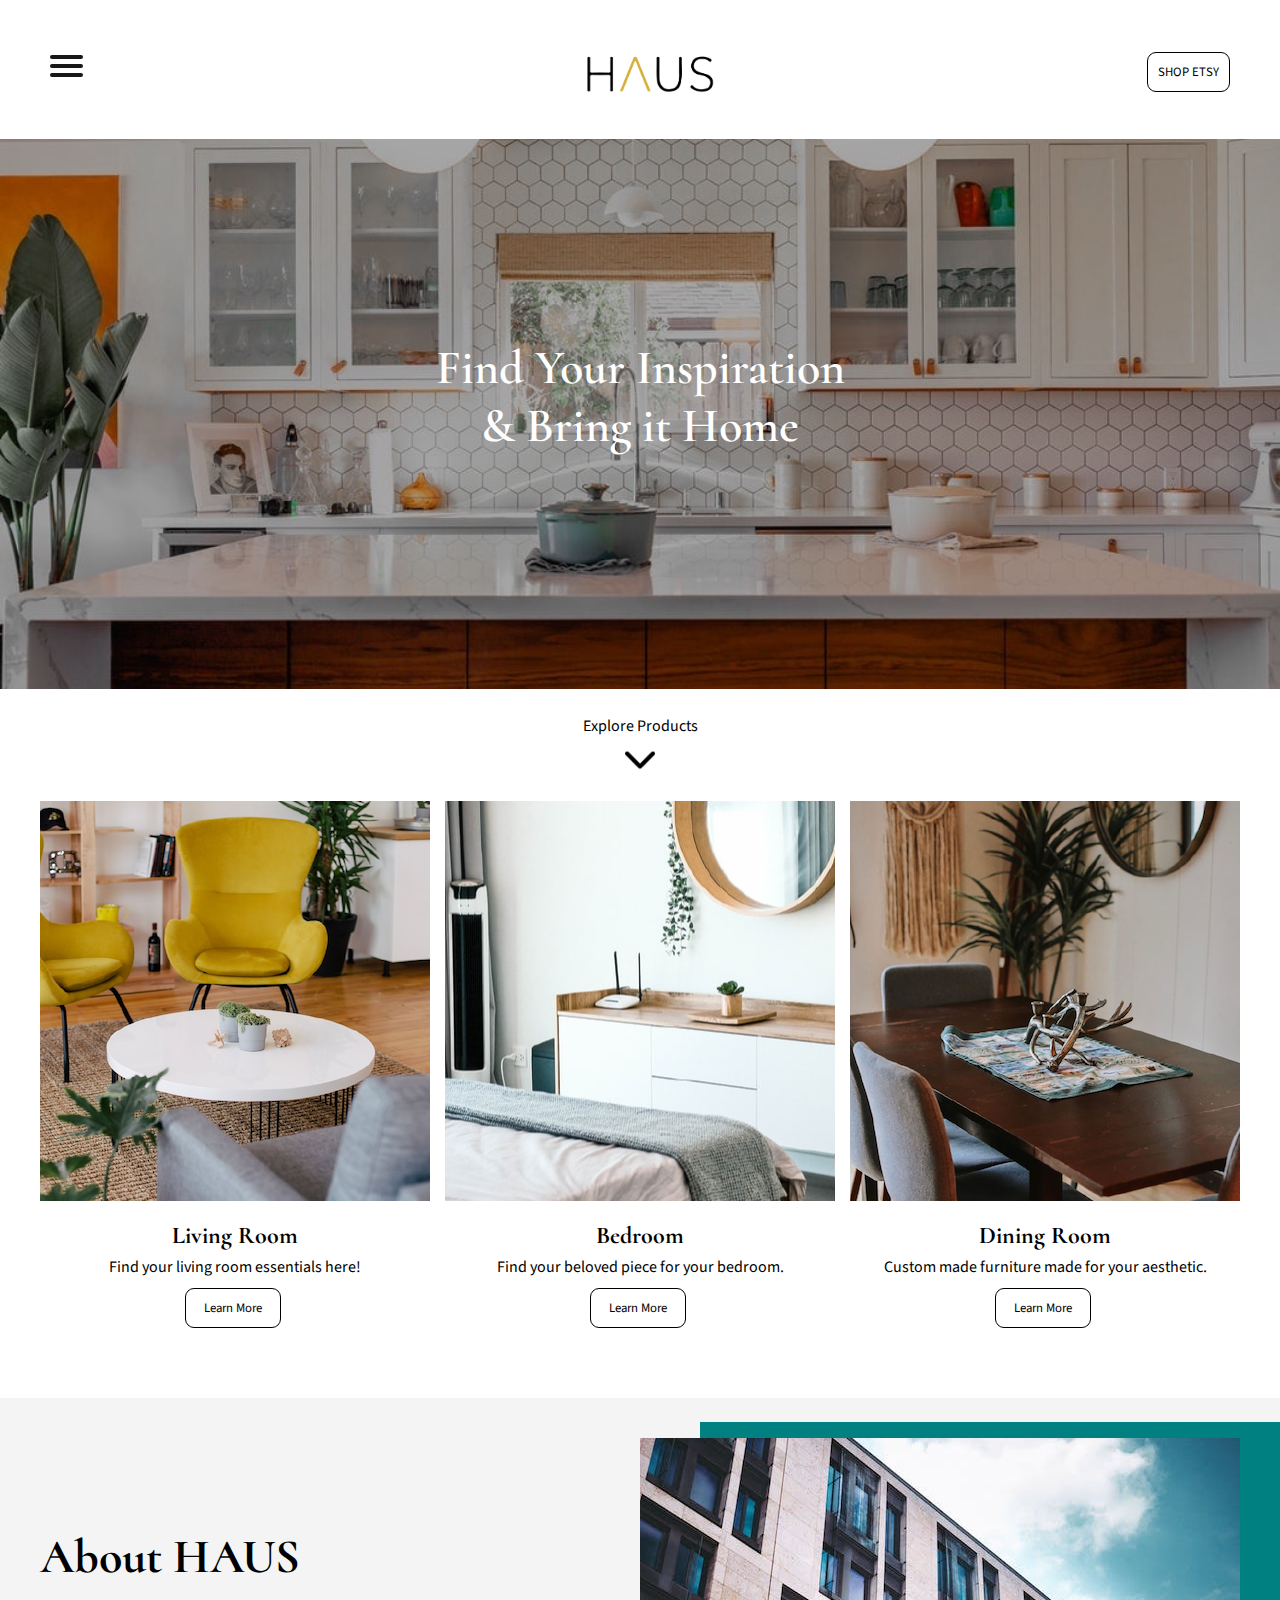
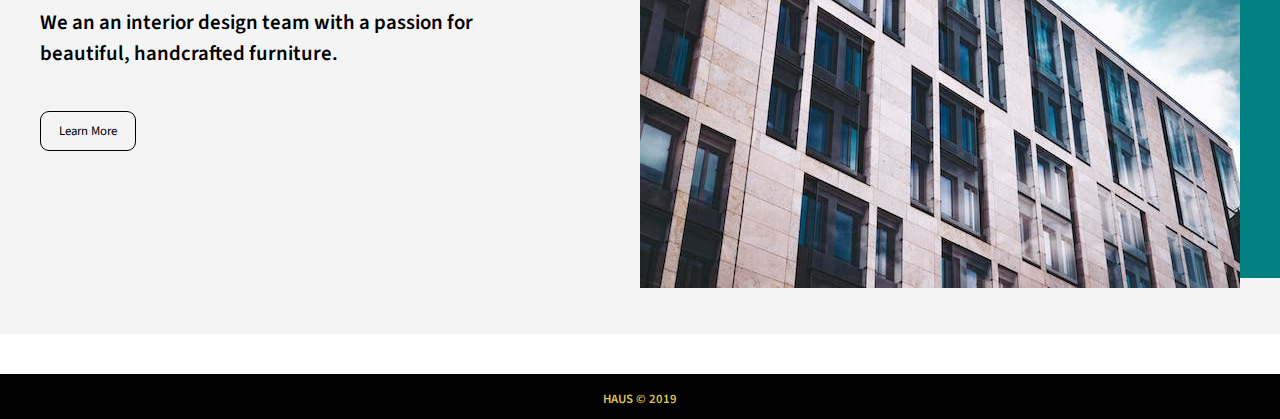
<file: index.html>
<!DOCTYPE html>
<html lang="en">
    <head>
        <title>HAUS</title>
        <link rel="stylesheet" type="text/css" href="styles.css">
        <link href="https://fonts.googleapis.com/css?family=Source+Sans+Pro&display=swap" rel="stylesheet">
        <link href="https://fonts.googleapis.com/css?family=Cormorant:700&display=swap" rel="stylesheet">
        <meta charset="utf-8">
        <meta name="keywords" content="HAUS, HTML5, CSS3, Web Publishing, ITP104, Interior Design, Custom Furniture">
        <meta name="description" content="We an interior design team with a passion for beautiful, handcrafted furniture.">
        <style>
            #menu {
                display: none;
            }
            /* Main styling */
            main {
                margin-top: 139px;
            }
            #main-image {
                background-image: url("images/kitchen2.jpeg");
                background-size: cover;
                background-position: center;
                height: 550px;
            }

            #main-image h1 {
                text-align: center;
                color: #fff;
                margin: 0px;
                font-size: 3em;
                /* text-shadow: 0 0 3px #212121;  */
                font-weight: 600;
            }

            .scroll {
                width: 200px;
                height: auto;
                margin-left: auto;
                margin-right: auto;
                text-align: center;
                margin-bottom: 20px;
            }

            .scroll img {
                width: 30px;
                height: auto;
                margin-left: auto;
                margin-right: auto;

            }

            .scroll-box p {
                margin-top: 25px;
                margin-bottom: 5px;
            }

            .scroll-box a {
                text-decoration: none;
                color: #000;
            }

            .scroll-box a:hover {
                color: #d4af37;
            }
            /* Styling of Product Section */
            #product-section{
                display: flex;
                width: 1200px;
                margin-left: auto;
                margin-right: auto;
                margin-bottom: 80px;
                justify-content: space-between;
            }
            .box1 {
                display: flex;
                flex-direction: column;
                width: 390px;
            }
            .box1 .img-box1 {
                background-image: url("images/livingroom.png");
                width: 390px;
                height: 400px;
                background-position: left;
            }

            .box1 .text-box1 h2 {
                margin-bottom: 5px;
                text-align: center;
            }
            .box1 .text-box1 p {
                margin-top: 0px;
                text-align: center;
            }

            .box2 {
                display: flex;
                flex-direction: column;
                width: 390px;

            }
            .box2 .img-box2 {
                background-image: url("images/bedroom.png");
                width: 390px;
                height: 400px;
                background-position: left;
            }
            .box2 .text-box2 h2 {
                margin-bottom: 5px;
                text-align: center;
            }
            .box2 .text-box2 p {
                margin-top: 0px;
                text-align: center;
            }

            .box3 {
                display: flex;
                flex-direction: column;
                width: 390px;

            }
            .box3 .img-box3 {
                background-image: url("images/table.png");
                width: 390px;
                height: 400px;
                background-position: left;
            }
            .box3 .text-box3 h2 {
                margin-bottom: 5px;
                text-align: center;
            }
            .box3 .text-box3 p {
                margin-top: 0px;
                text-align: center;
            }

            /* Styling for about section */
            .about {
                background-color: #f4f4f4;
                padding-top: 40px;
                padding-bottom: 40px;
                margin-top: 40px;
            }
            .about-box {
                display: flex;
                width: 1200px;
                margin-left: auto;
                margin-right: auto;
            }
            .about-text {
                width: 600px;
                height: auto;
                padding-top:50px;

            }
            .about-text h2 {
                font-size: 3em;
                margin-bottom: 0px;
            }
            .about-text p {
                font-size: 1.3em;
                margin-bottom: 50px;
                padding-right: 80px;
                line-height: 1.5;
                font-weight: 600;
            }
            .about-text a {
                margin-top: 50px;
                padding: 10px 18px;
                border: 1.2px solid #000;
                border-radius: 9px;
                text-decoration: none;
                font-size: .8em;
            }

            .about-text a:link {
                text-decoration: none;
                color: #000;
            }

            .about-text a:visited {
                text-decoration: none;
                color: #000;
            }
            .about-text a:hover {
                color: #d4af37;
            }

            .about-img {
                width: 600px;
                height: auto;
                box-shadow: 60px -16px #008080;
            }
            .btn {
                width: 100px;
                margin-left: auto;
                margin-right: auto;
            }
            a.product-btn  {
                margin-top: 50px;
                padding: 10px 18px;
                border: 1.2px solid #000;
                border-radius: 9px;
                text-decoration: none;
                font-size: .8em;
                text-align: center;
            }

            a.product-btn:link {
                text-decoration: none;
                color: #000;
            }
            a.product-btn:visited {
                text-decoration: none;
                color: #000;
            }
            a.product-btn:hover {
                color: #d4af37;
            }


        </style>

    </head>
    <body>
        <header>
            <nav> 
                <div id="menuToggle">
                    <input type="checkbox" />
                    <span></span>
                    <span></span>
                    <span></span>

                    <ul id="menu">
                        <li><a href="index.html">Home</a></li>
                        <li><a href="product-livingroom.html">Products</a></li>
                        <li><a href="about.html">About</a></li>
                        <li><a href="contact.html">Contact</a></li>
                    </ul>
                </div>
            </nav>

            <div class="logo">
                <a href="index.html"><img src="images/itp-logo.png" alt="logo"></a>
            </div>

            <div class="etsy">
                    <a class="etsy-btn" target="_blank" href="https://www.etsy.com/shop/ArtisanBornCreations?ref=simple-shop-header-name&listing_id=693794367&ga_search_query=modern%20furniture">SHOP ETSY</a>
            </div>
        </header>

        <main>
            <div id="main-image">
                    <h1 id="find">Find Your Inspiration</h1>
                    <h1>& Bring it Home</h1>
            </div>
            
            <div class="scroll-box"> 
                <div class="scroll"> 
                    <a href="#product-section"><p>Explore Products</p></a>
                    <a href="#product-section"><img src="images/arrow.png" alt="down arrow"></a>
                </div>
            </div>

            <!-- Product Section -->
            <div id="product-section">
                <div class="box1"> <!--ADD FLEX-->
                    <a href="product-livingroom.html"><div class="img-box1"></div></a><!--This div has a set width for the image-->
                    <div class="text-box1"><!--This div has width for text to live inside of it-->
                        <h2>Living Room</h2>
                        <p>Find your living room essentials here!</p>
                        <div class="btn">
                            <a class="product-btn" href="product-livingroom.html">Learn More</a>
                        </div>
                    </div><!--This div has width for text to live inside of it-->
                </div>

                <div class="box2">
                    <a href="product-bedroom.html"><div class="img-box2"></div></a> <!--This div has a set width for the image-->
                    <div class="text-box2"><!--This div has width for text to live inside of it-->
                        <h2>Bedroom</h2>
                        <p>Find your beloved piece for your bedroom.</p>
                        <div class="btn">
                            <a class="product-btn" href="product-bedroom.html">Learn More</a>
                        </div>
                    </div><!--This div has width for text to live inside of it-->

                </div>  

                <div class="box3">
                   <a href="product-diningroom.html"><div class="img-box3"></div></a><!--This div has a set width for the image-->
                    <div class="text-box3"><!--This div has width for text to live inside of it-->
                        <h2>Dining Room</h2>
                        <p>Custom made furniture made for your aesthetic.</p>
                        <div class="btn">
                            <a class="product-btn"  href="product-diningroom.html">Learn More</a>
                        </div>
                    </div><!--This div has width for text to live inside of it-->   
                </div>

            </div>
        </main>


        <section>
            <div class="about">
                <div class="about-box">
                    <div class="about-text">
                        <h2>About HAUS</h2>
                        <p>We an an interior design team with a passion for beautiful, handcrafted furniture. </p>
                        <a href="about.html">Learn More</a>
                    </div>

                    <div class="about-img"> 
                        <img src="images/about2.jpeg" alt="Our building">
                    </div>

                </div>

            </div>

        </section>

        <footer>
                <p>HAUS &copy; 2019</p>
        </footer>


    </body>
</html>
</file>
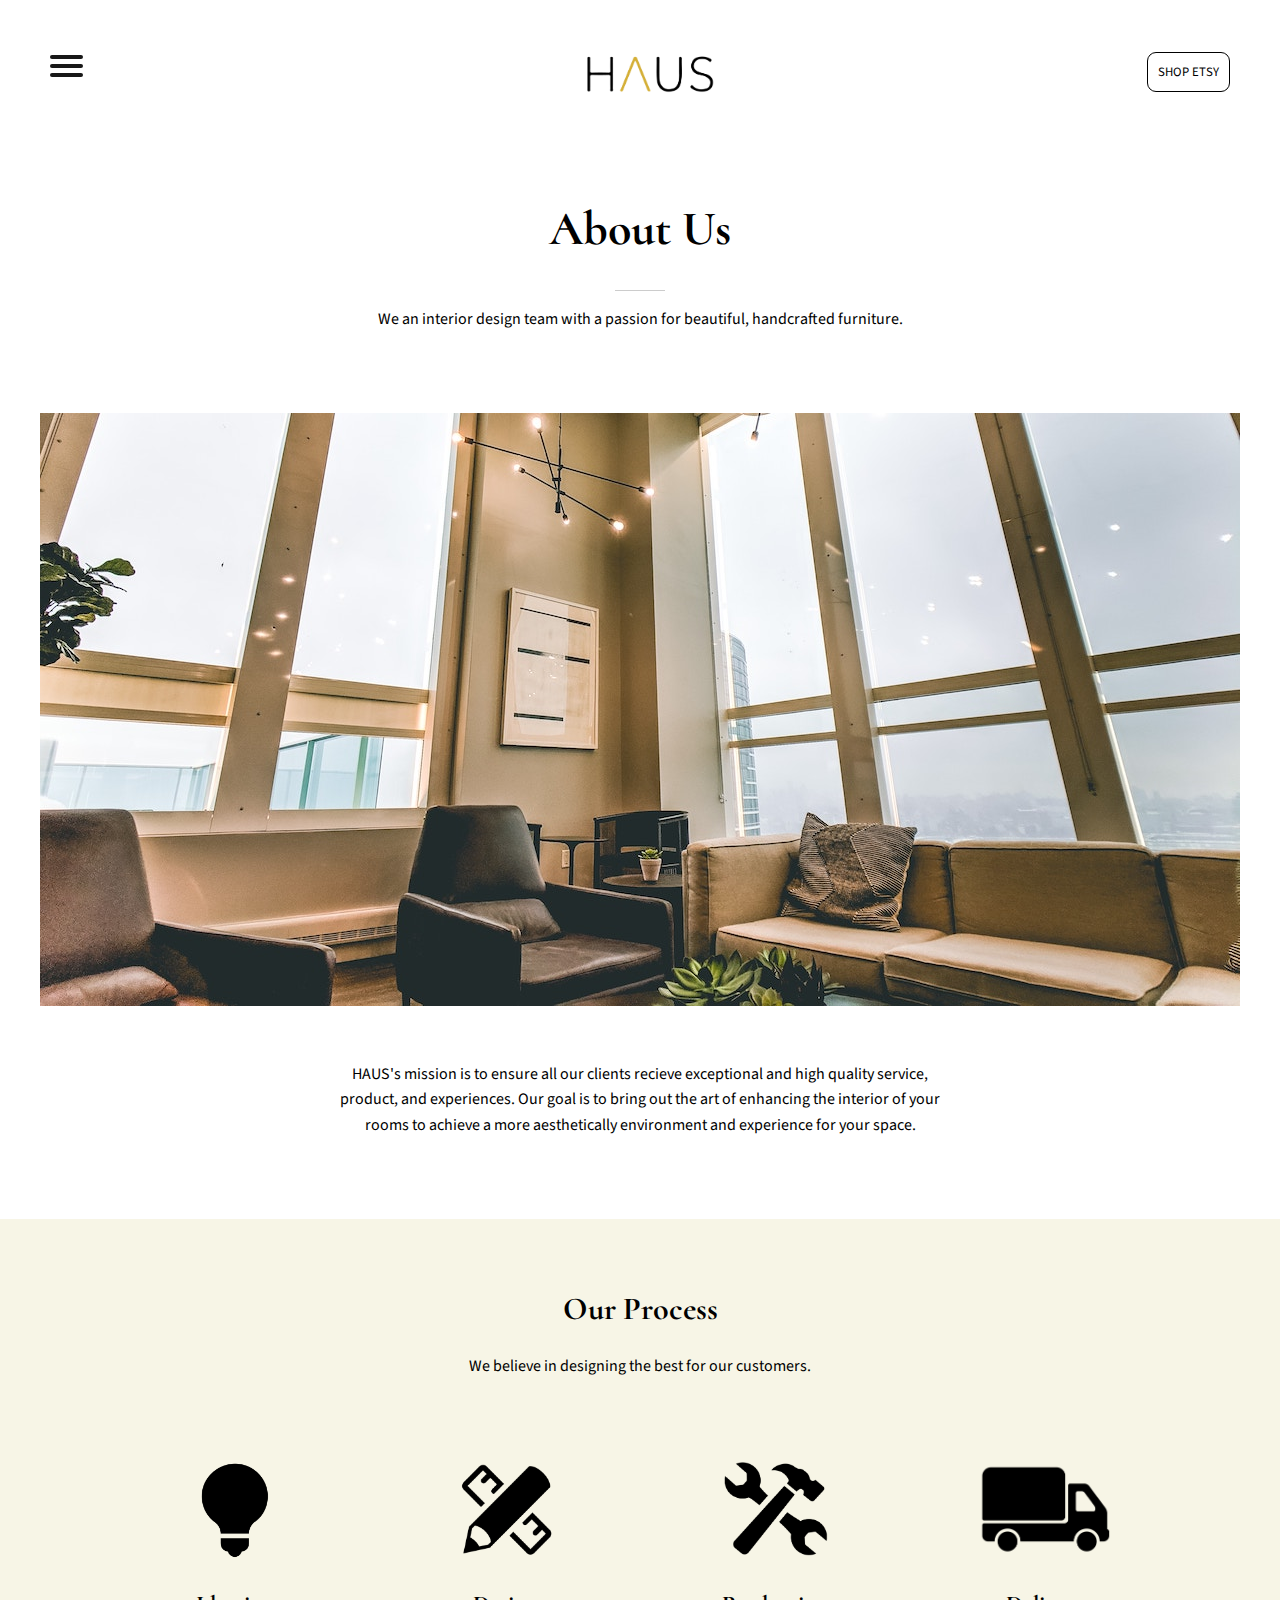
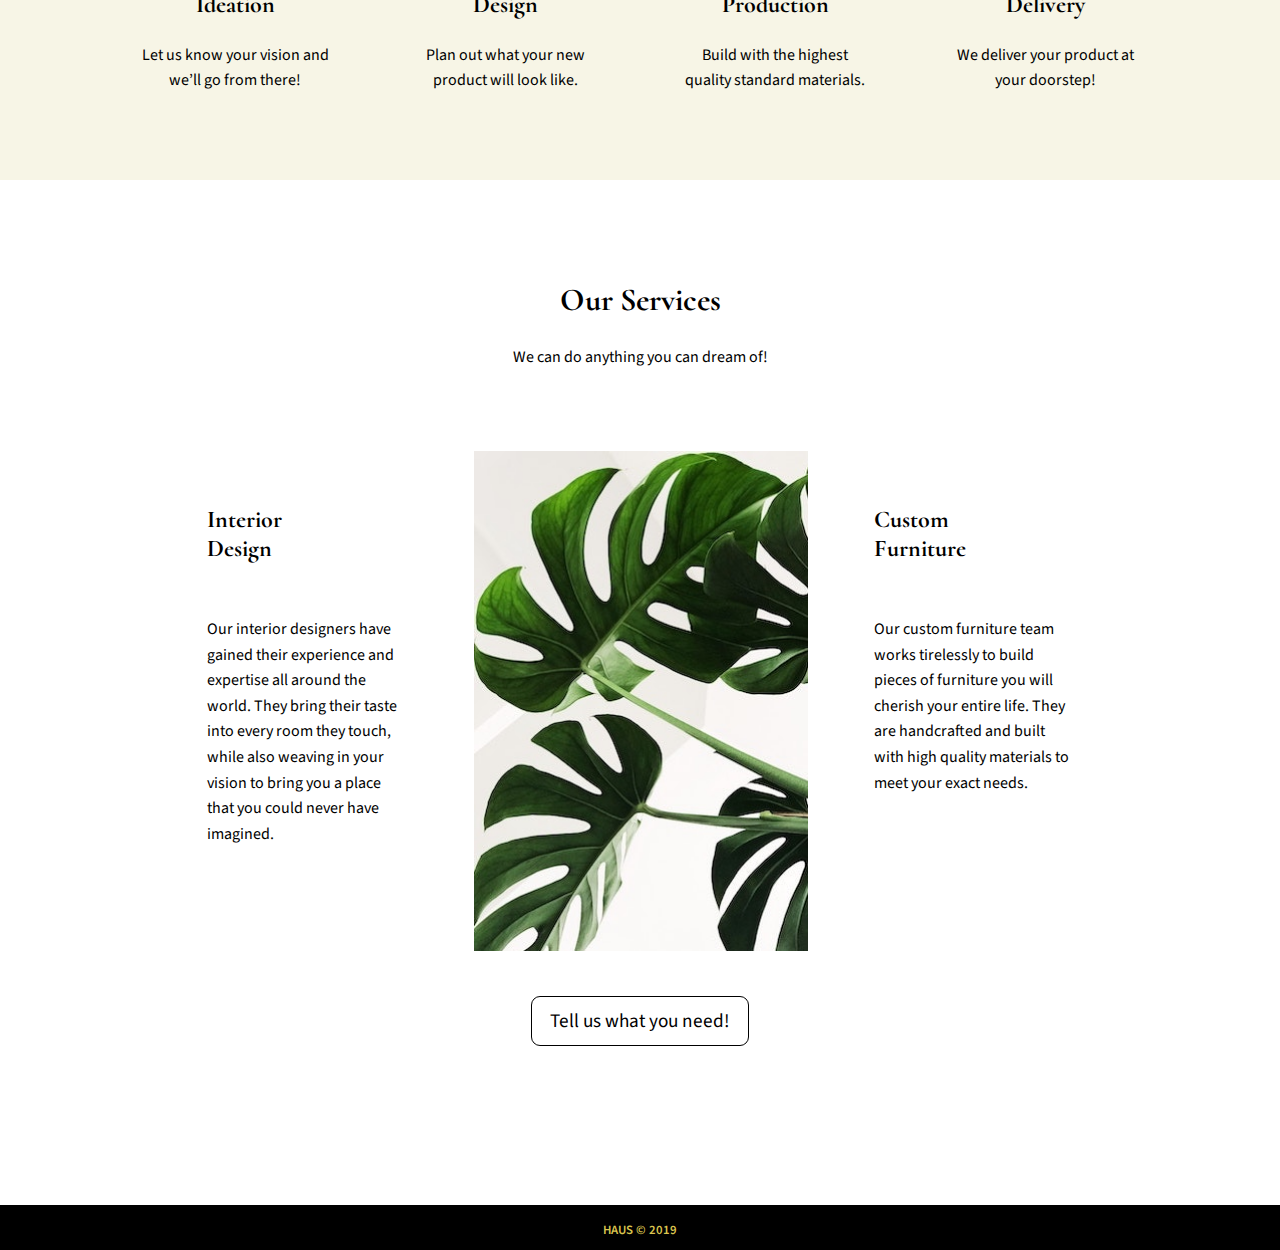
<file: about.html>
<!DOCTYPE html> 
<html lang="en">
    <head>
        <title>About</title>
        <link rel="stylesheet" type="text/css" href="styles.css">
        <link href="https://fonts.googleapis.com/css?family=Source+Sans+Pro&display=swap" rel="stylesheet">
        <link href="https://fonts.googleapis.com/css?family=Cormorant:700&display=swap" rel="stylesheet">
        <meta charset="utf-8">
        <meta name="keywords" content="HAUS, HTML5, CSS3, Web Publishing, ITP104, Interior Design, Custom Furniture">
        <meta name="description" content="We an interior design team with a passion for beautiful, handcrafted furniture.">
        <style>
            #menu {
                display: none;
            }
            h1 {
                font-size: 3em;
            }
            h2 {
                font-size: 2em;
            }
            h3 {
                font-size: 1.5em;
            }
            /* Main styling */
            main {
                width: 1200px;
                margin: 200px auto 50px auto;
            }
            .line {
                width: 50px;
                border-bottom: 1px solid #ccc;
                margin: 10px auto 10px auto;
            }
            .about-text {
                width: 600px;
                margin: 50px auto 80px auto;
                text-align: center;
            }
            #about-img {
                width: 1200px;
                margin-left: auto;
                margin-right: auto;
            }

            .process {
                background-color: #f7f5e6;
                padding-top: 20px;
                padding-bottom: 50px
            }
            .process-boxes {
                width: 1000px;
                margin: 20px auto;
                display: flex;
                justify-content: space-between;
                text-align: center;
            }

            .process-box {
                width: 190px;

            }

            .process-box img {
                height: 100px;
                width: auto;
            }
            .services {
                padding-top: 50px;
                padding-bottom: 50px;

            }
            .services-boxes {
                width: 1000px;
                margin: 20px auto 50px auto;
                display: flex;
                justify-content: space-between;

            }

            .service-box {
                width: 333px;
            }

            .service-box img {
                height: 500px;
                width: auto;
                margin-left: auto;
                margin-right: auto;
            }
            .service-box .extra{
                width: 200px;
                margin-left: auto;
                margin-right: auto;
                padding-top: 30px;
            }

            .services a {
                padding: 10px 18px;
                border: 1.2px solid #000;
                border-radius: 9px;
                text-decoration: none;
                font-size: 1.2em;
            }
            .services a:link {
                text-decoration: none;
                color: #000;
            }
            .services a:visited {
                text-decoration: none;
                color: #000;
            }
            .services a:hover {
                color: #000;
                background-color: #d4af37;
            }

            

        </style>
    </head> 

    <body>
        <header>
            <nav> 
                <div id="menuToggle">
                    <input type="checkbox" />
                    <span></span>
                    <span></span>
                    <span></span>

                    <ul id="menu">
                        <li><a href="index.html">Home</a></li>
                        <li><a href="product-livingroom.html">Products</a></li>
                        <li><a href="about.html">About</a></li>
                        <li><a href="contact.html">Contact</a></li>
                    </ul>
                </div>
            </nav>

            <div class="logo">
                <a href="index.html"><img src="images/itp-logo.png" alt="logo"></a>
            </div>

            <div class="etsy">
                <a class="etsy-btn" target="_blank" href="https://www.etsy.com/shop/ArtisanBornCreations?ref=simple-shop-header-name&listing_id=693794367&ga_search_query=modern%20furniture">SHOP ETSY</a>
            </div>
            </header>

            <main>
                <div class="about-text">
                    <h1>About Us</h1>
                    <div class="line"></div>
                    <p>We an interior design team with a passion for beautiful, handcrafted furniture.</p>
                </div>  
                <div id="about-img">
                    <img src="images/office.jpg" alt="Picture of an office space">
                </div>
                <div class="about-text">
                    <p> HAUS's mission is to ensure all our clients recieve exceptional and high quality service, product, and experiences. Our goal is to bring out the art of enhancing the interior of your rooms to achieve a more aesthetically environment and experience for your space.</p>
                </div>
            </main>

            <div class="process">
                <div class="about-text">
                    <h2>Our Process</h2>
                    <p>We believe in designing the best for our customers.</p>
                </div>
                <div class="process-boxes">
                    <div class="process-box">
                        <img src="images/icons/bulb.png" alt="created by The Noun Project">
                        <h3>Ideation</h3>
                        <p>Let us know your vision and we’ll go from there! </p>

                    </div>

                    <div class="process-box">
                        <img src="images/icons/design.png" alt="created by Mon Aguilar from The Noun Project">
                        <h3>Design</h3>
                        <p>Plan out what your new product will look like. </p>
                    </div>

                    <div class="process-box">
                        <img src="images/icons/tools.png" alt="created by  i cons from The Noun Project">
                        <h3>Production</h3>
                        <p>Build with the highest quality standard materials. </p>

                    </div>

                    <div class="process-box">
                        <img src="images/icons/truck.png" alt="created by David from The Noun Project">
                        <h3>Delivery</h3>
                        <p>We deliver your product at your doorstep! </p>

                    </div>

                </div>

            </div>

            <div class="services"> 
                    <div class="about-text">
                        <h2>Our Services</h2>
                        <p>We can do anything you can dream of!</p>

                    </div>

                    <div class="services-boxes">
                        <div class="service-box">
                            <h3 class="extra">Interior <br> Design</h3>
                            <p class="extra">Our interior designers have gained their experience and expertise all around the world. They bring their taste into every room they touch, while also weaving in your vision to bring you a place that you could never have imagined.  </p>


                        </div>

                        <div class="service-box">
                            <img src="images/plant2.jpg" alt="Picture of a green plant">

                        </div>

                        <div class="service-box">
                            <h3 class="extra">Custom <br> Furniture</h3>
                            <p class="extra">Our custom furniture team works tirelessly to build pieces of furniture you will cherish your entire life. They are handcrafted and built with high quality materials to meet your exact needs.</p>

                        </div>
                    </div>
                    <div class="about-text">
                        <a href="contact.html">Tell us what you need!</a>
                    </div>      
            </div>

            <footer>
                    <p>HAUS &copy; 2019</p>
            </footer>


    </body>


</html>
</file>
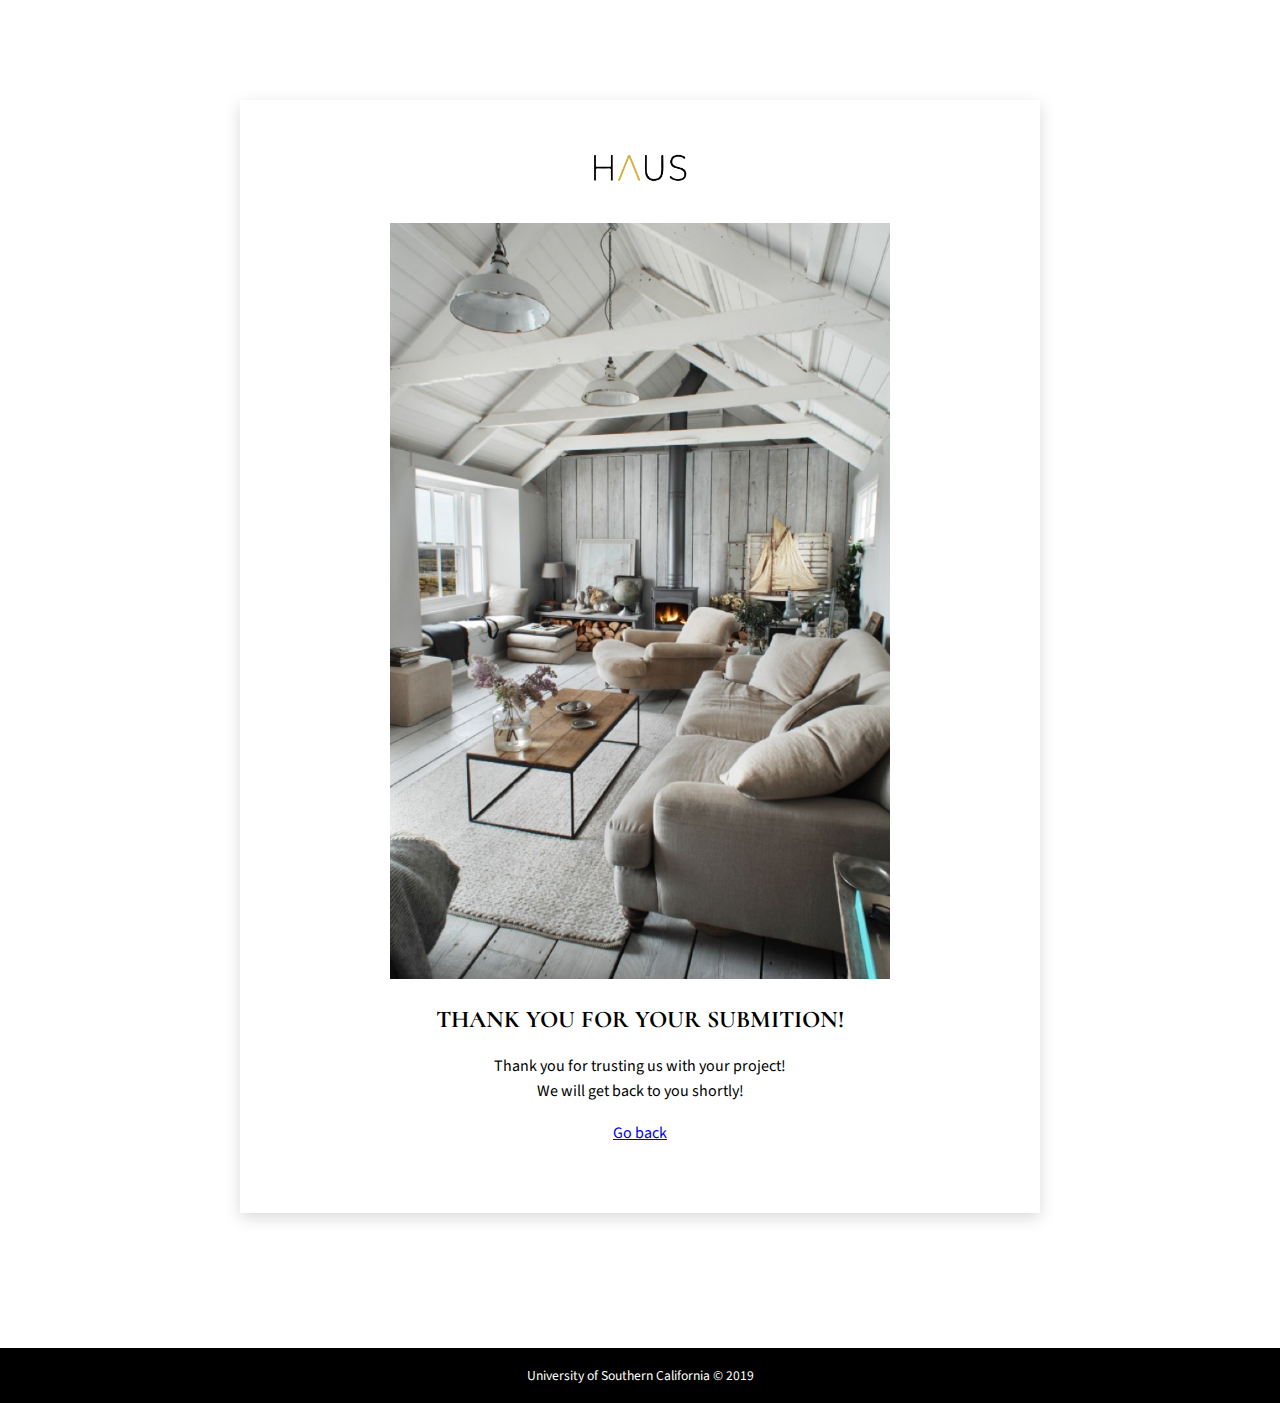
<file: confirmation.html>
<!DOCTYPE html>
<html lang="en">
    <head>
        <title>Confirmation</title>
        <link rel="stylesheet" type="text/css" href="styles.css">
        <link href="https://fonts.googleapis.com/css?family=Source+Sans+Pro&display=swap" rel="stylesheet">
        <link href="https://fonts.googleapis.com/css?family=Cormorant:700&display=swap" rel="stylesheet">
        <meta charset="utf-8">
        <meta name="keywords" content="HAUS, HTML5, CSS3, Web Publishing, ITP104, Interior Design, Custom Furniture">
        <meta name="description" content="We an interior design team with a passion for beautiful, handcrafted furniture.">
        <style>
            body {
                margin: 0px;
            }
            h1 {
                margin: 0px;
            }
            .logo {
                width: 100px;
                margin-left: auto;
                margin-right: auto;
            }
            .logo img {
                width: 100px;
                height: auto;
                margin-left: auto;
                margin-right: auto;
                margin-bottom: 30px;
            }
            main {
                box-shadow: 0px 5px 15px #dbdbdb;
                width: 800px;
                margin-left: auto;
                margin-right: auto;
                margin-top: 100px;
            }
            #main {
                width: 100%;
                text-align: center;
                margin-top: 20px;
                margin-bottom: 50px;
                padding-bottom: 50px;
            }
            #thanks {
                width: 500px;
                margin-left: auto;
                margin-right: auto;
            }
            #thanks img {
                width: 500px;
                height: auto;
            }
            #footer {
                background-color: #000;
                color: #fff;
                height: 55px;
                text-align: center;
                line-height: 55px;
                font-size: .85em;
                margin-top: 135px;
            }

        </style>
    </head>
    <body>
        <main>
            <div class="logo">
                <a href="index.html"><img src="images/itp-logo.png" alt="logo"></a>
            </div>

            <div id="thanks">
                <img src="images/contact/thanks.png" alt="Picture of a cozy livingroom with comfortable couches">
            </div>

            <div id="main">
                <h2>THANK YOU FOR YOUR SUBMITION!</h2>
                <p>Thank you for trusting us with your project! <br> We will get back to you shortly!</p>
                <p><a href="contact.html">Go back</a></p>
            </div>

        </main>
        <div id="footer">
            University of Southern California &copy; 2019
        </div>

    </body>
</html>
</file>
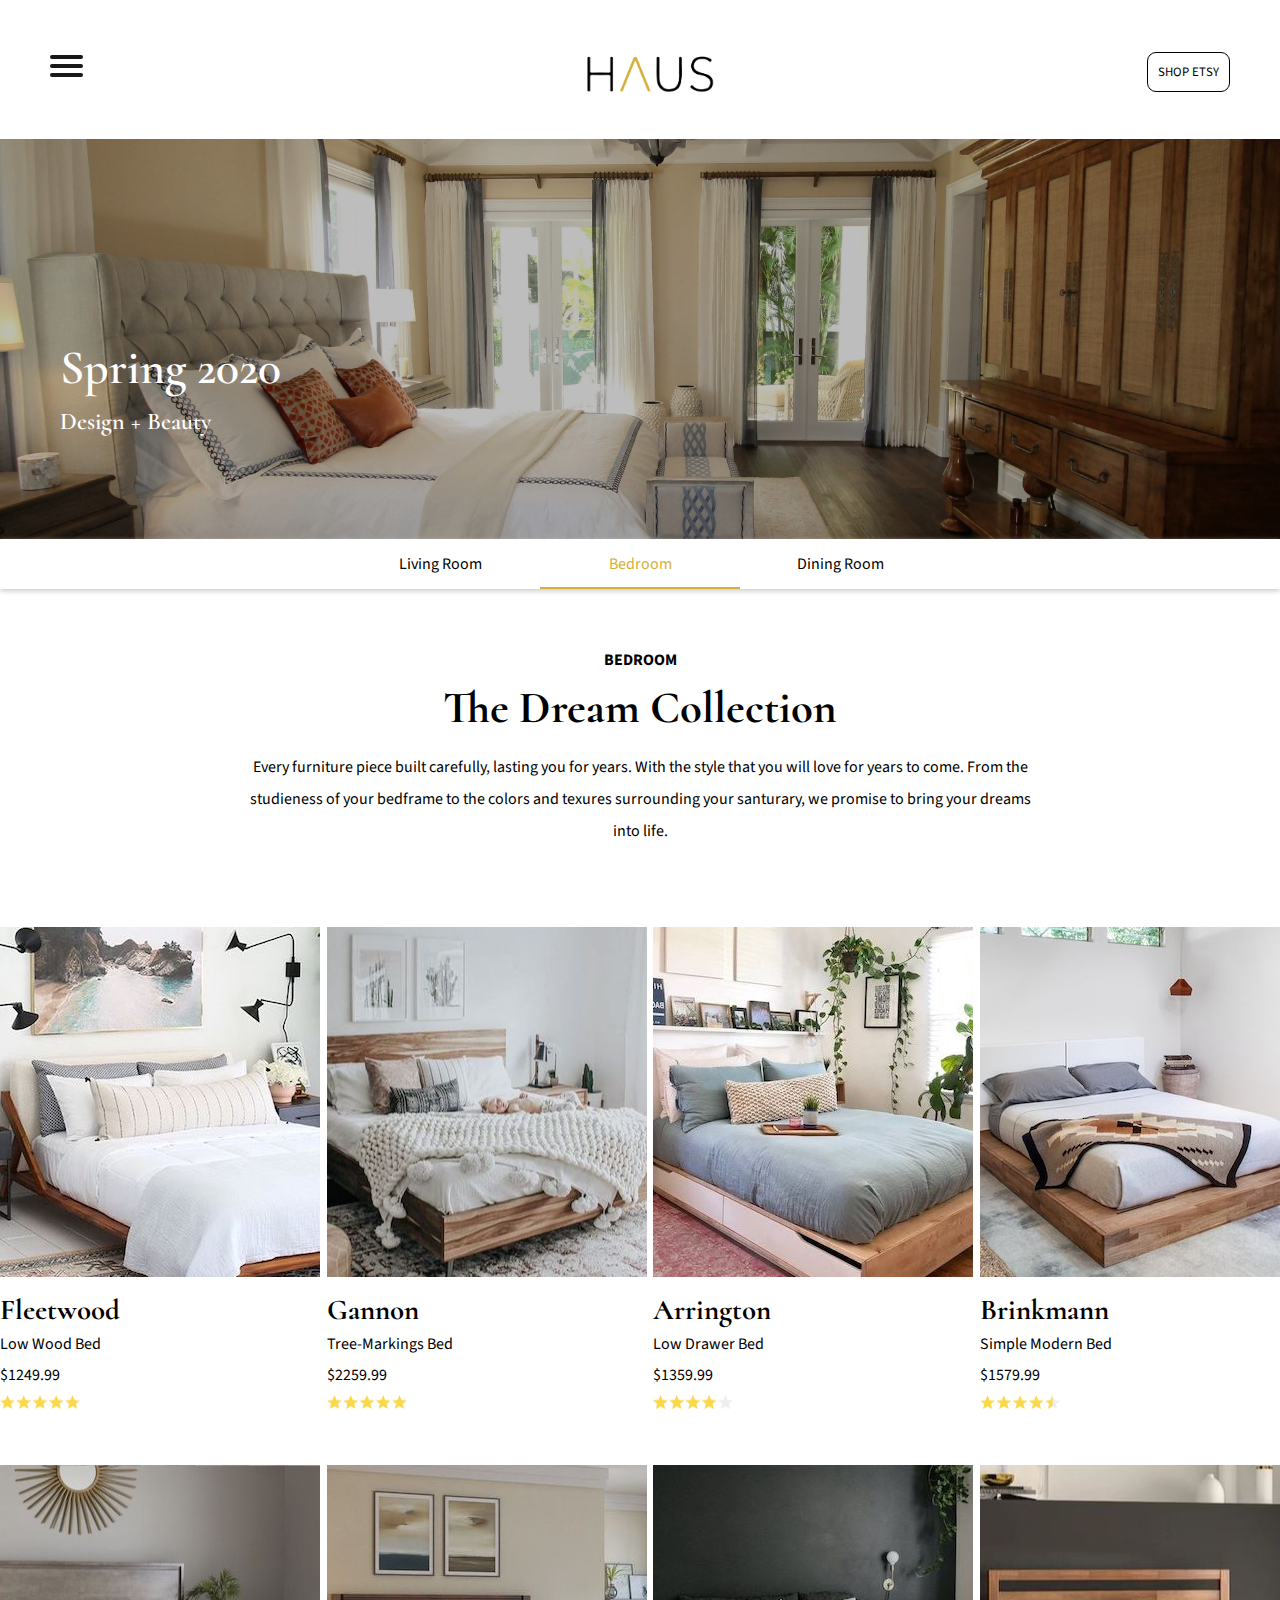
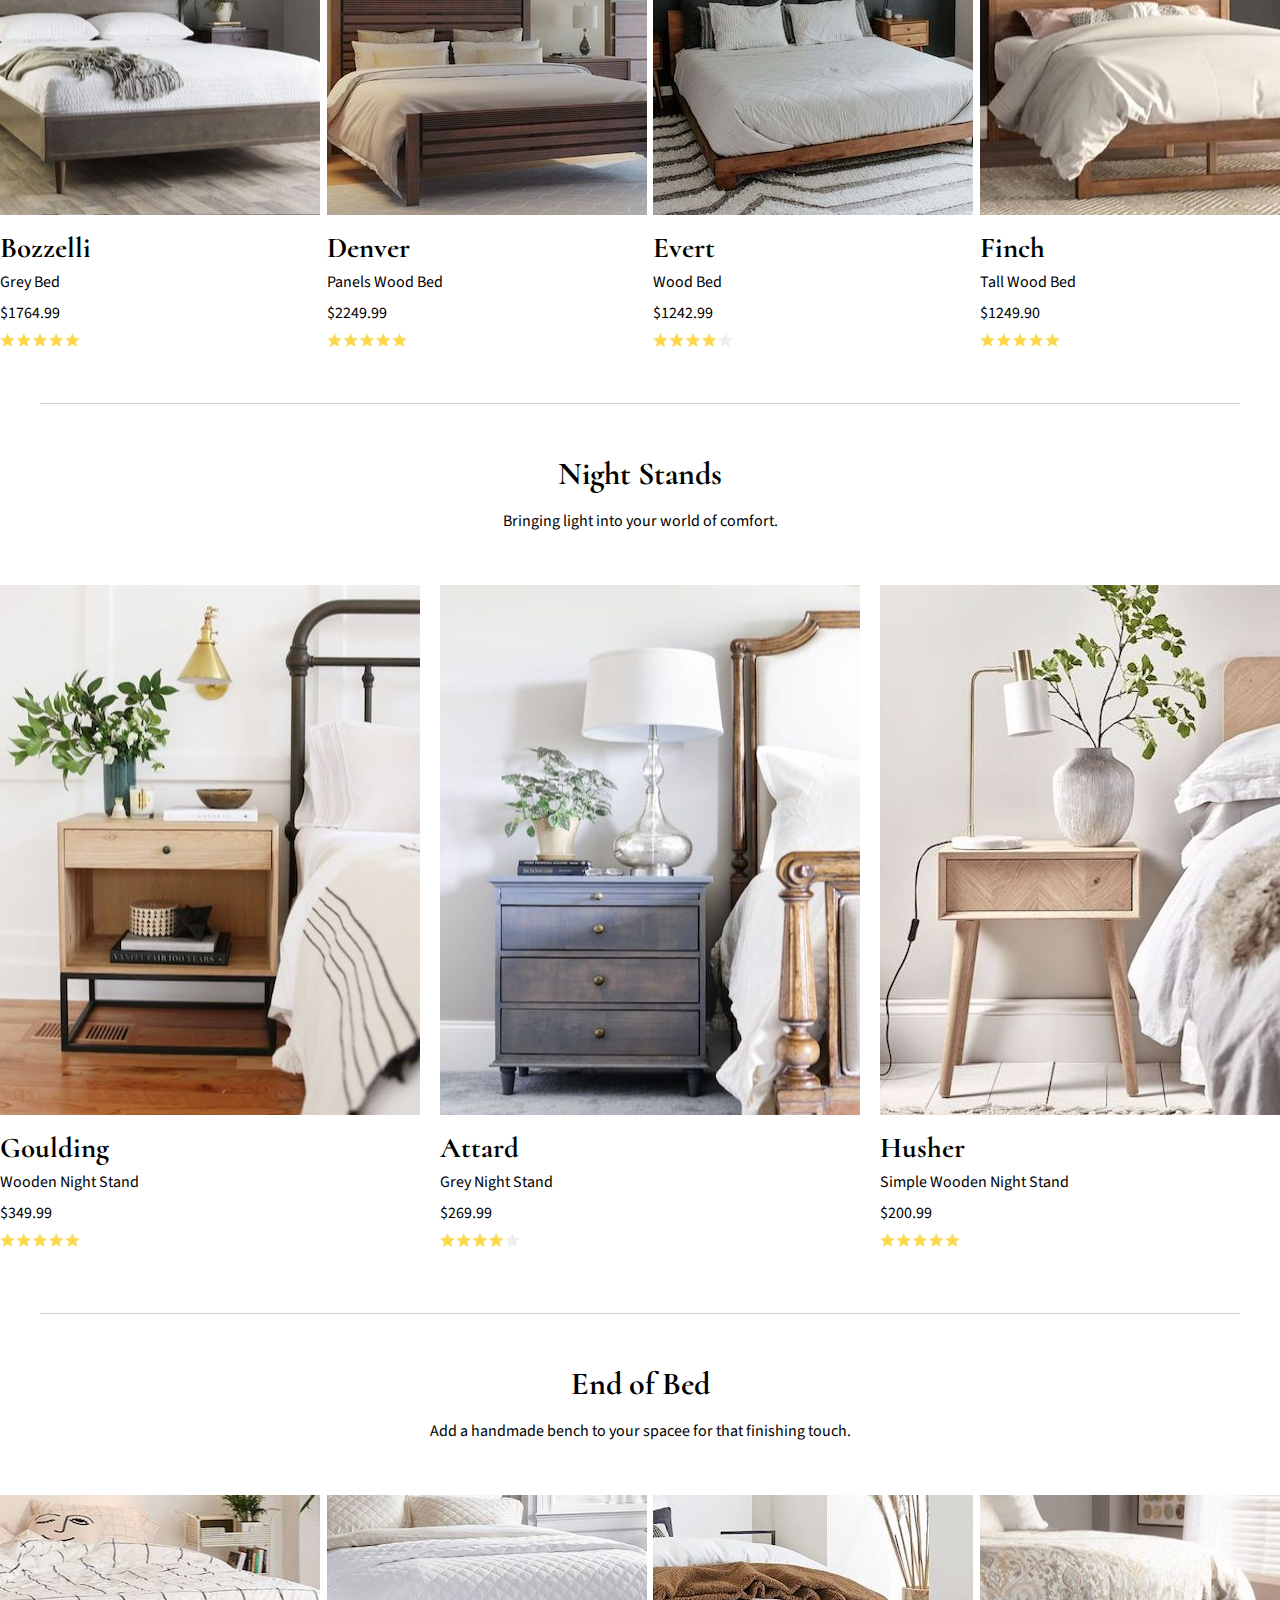
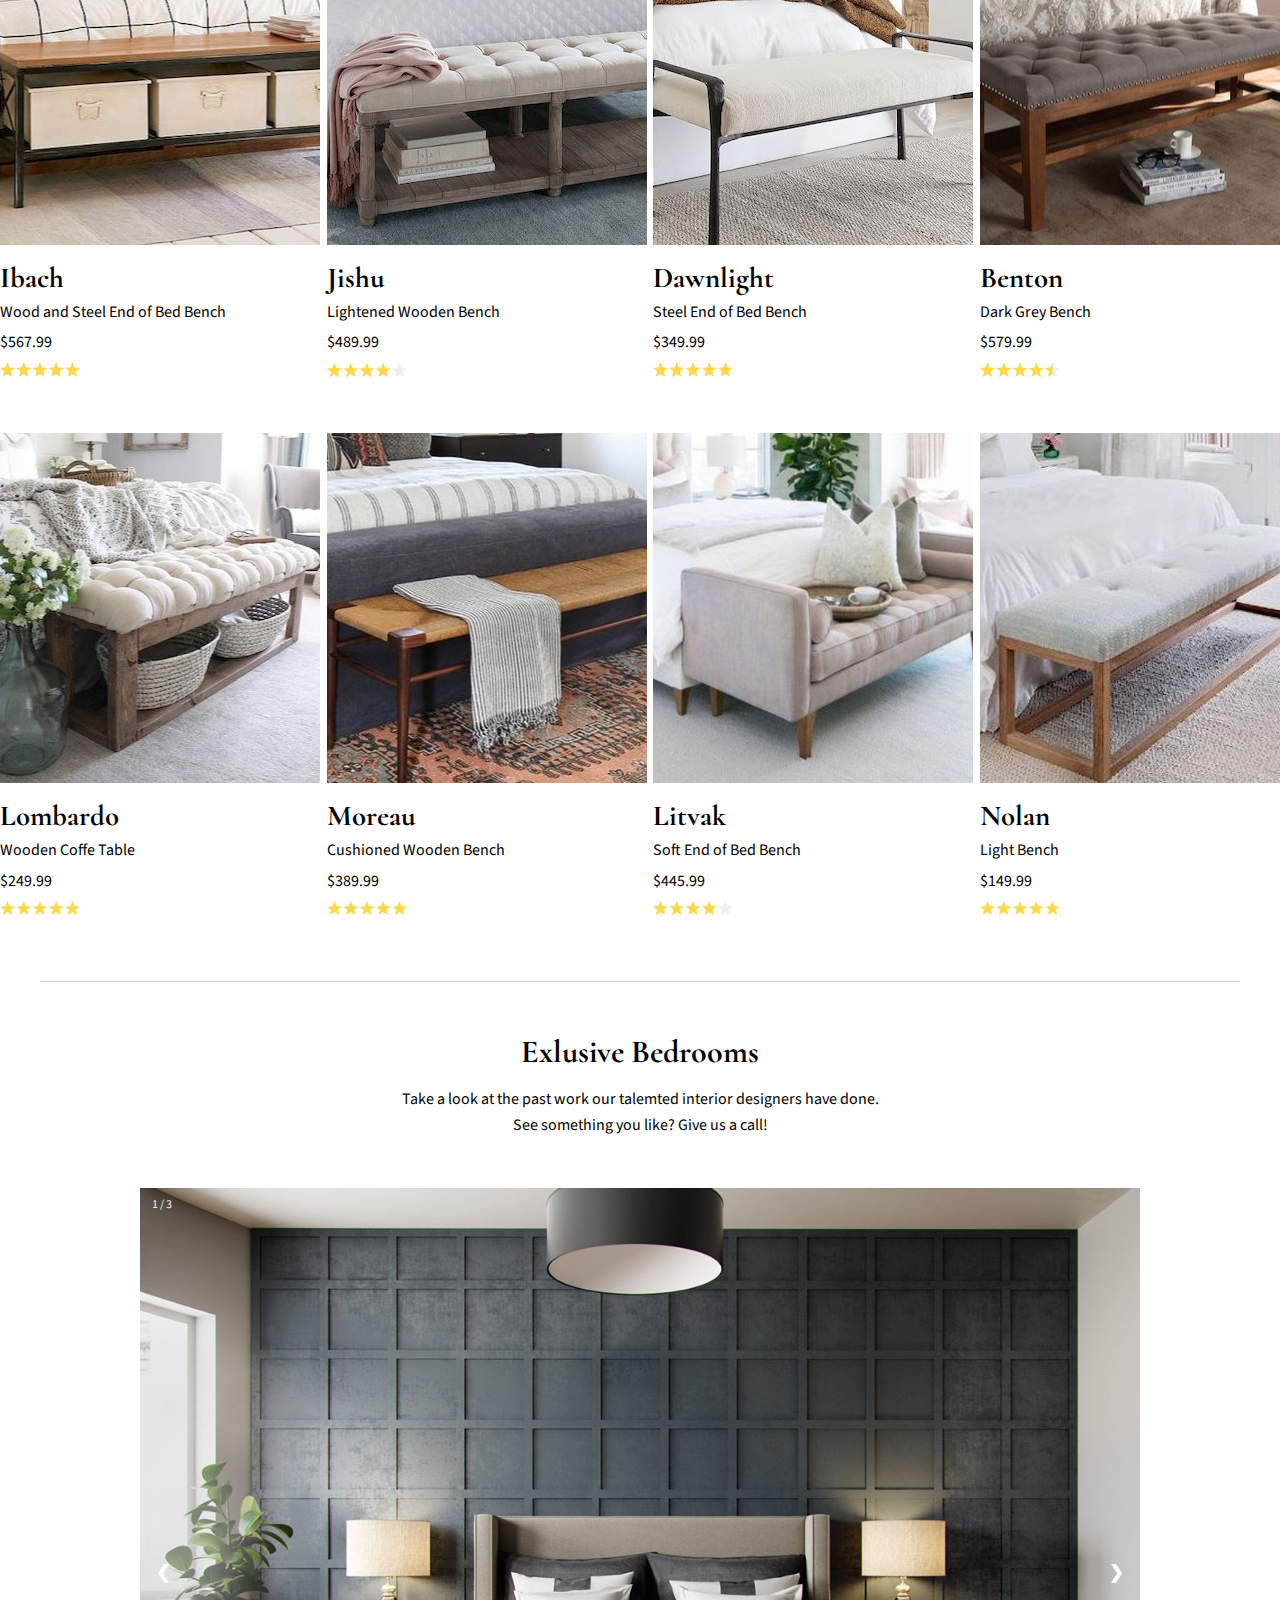
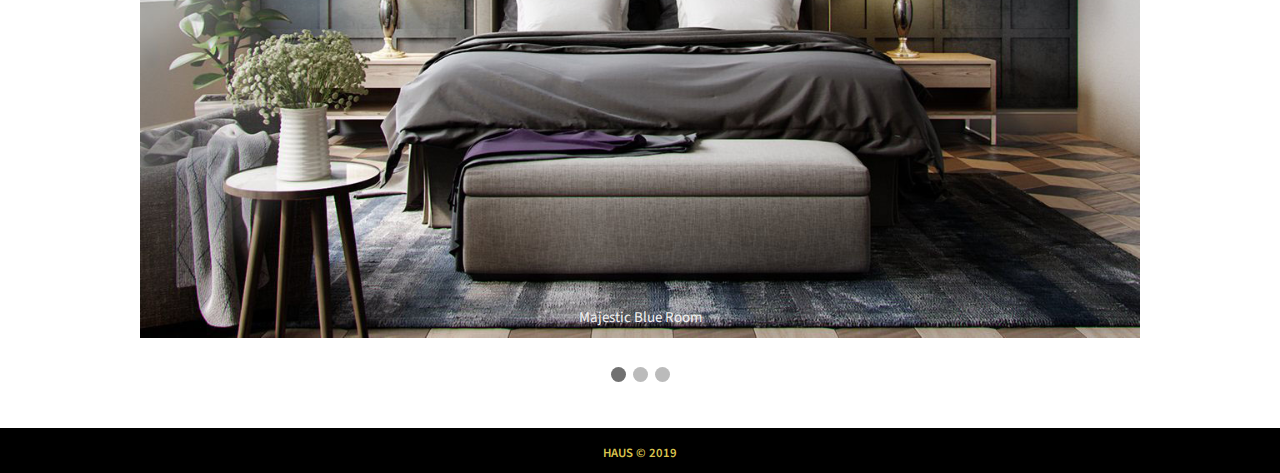
<file: product-bedroom.html>
<!DOCTYPE html> 
<html lang="en">
    <head>
        <title>Bedroom</title>
        <link rel="stylesheet" type="text/css" href="styles.css">
        <link href="https://fonts.googleapis.com/css?family=Source+Sans+Pro&display=swap" rel="stylesheet">
        <link href="https://fonts.googleapis.com/css?family=Cormorant:700&display=swap" rel="stylesheet">
        <meta charset="utf-8">
        <meta name="keywords" content="HAUS, HTML5, CSS3, Web Publishing, ITP104, Interior Design, Custom Furniture">
        <meta name="description" content="We an interior design team with a passion for beautiful, handcrafted furniture.">
        <style>
            #menu {
                display: none;
            }
            /* Main styling */
            main {
                margin-top: 139px;
            }
            #main-image {
                background-image: url("images/bed3.jpeg");
                background-size: cover;
                background-position: center;
                height: 400px;
            }

            #main-image h1 {
                color: #fff;
                font-size: 3em;
                /* text-shadow: 0 0 3px #212121;  */
                font-weight: 600;
                text-align: left;
                margin: 0px 0px 10px 60px;
                padding-top: 200px;
            }
            #main-image h2 {
                color: #fff;
                font-weight: 600;
                text-align: left;
                margin: 0px 0px 10px 60px;
            }

             /* Styling for the products menu */
             #nav #active {
                color: #d4af37;
                border-bottom: 2px solid #d4af37;
            }
            #navbar {
                box-shadow: 0px 2px 5px #ccc;
                margin-bottom: 20px;
            }
            #nav {
                width: 600px;
                margin-left: auto;
                margin-right: auto;
            }
            #nav a {
                color: #000;
                text-decoration: none;
                width: 200px;
                height: 50px;
                line-height: 50px;
                display: block;
                float: left;
                text-align: center;
                border-bottom: 2px solid #fff;
            }
            #nav a:hover {
                color: #d4af37;
                border-bottom: 2px solid #d4af37;
            }

             /* INTRODUCTION of bedroom section */
             .intro {
                width: 800px;
                text-align: center;
                margin: 60px auto 80px auto;
            }

            .intro h2 {
                font-weight: 800;
                font-size: 2.8em;
                margin: 5px 0px 10px 0px;
            }
            .intro h4 {
                margin-bottom: 10px;
            }
            .intro p {
                line-height: 2em;
            }

            /* Styling for the first Section for the Gallery */
            #furniture-section {
                display: flex;
                width: 1300px;
                margin-left: auto;
                margin-right: auto;
                justify-content: space-between;
                margin-top: 50px;
                margin-bottom: 50px;
                flex-wrap: wrap;
            }

            .box1 {
                display: flex;
                flex-direction: column;
                width: 320px;
                margin-bottom: 50px;
            }

            .box1 .img-box1 {
                background-image: url("images/bed15.jpg");
                width: 320px;
                height: 350px;
                background-position: center;
            }

            .box1 .text-box1 h3 {
                margin: 15px 0px 5px 0px;
                font-size: 1.8em;
                font-weight: 800;
            }

            .box1 .text-box1 p {
                margin: 5px 0px 5px 0px;
            }

            .box1 .text-box1 .stars{ 
                width: 80px;
                height: auto;
            }

            .box2 {
                display: flex;
                flex-direction: column;
                width: 320px;
            }

            .box2  .img-box2 {
                background-image: url("images/bed3.1.jpg");
                width: 320px;
                height: 350px;
                background-position: center;
            }

            .box2 .text-box2 h3 {
                margin: 15px 0px 5px 0px;
                font-size: 1.8em;
                font-weight: 800;
            }

            .box2 .text-box2 p {
                margin: 5px 0px 5px 0px;
            }

            .box2 .text-box2 .stars {
                width: 80px;
                height: auto;
            }

            .box3 {
                display: flex;
                flex-direction: column;
                width: 320px;
            }

            .box3 .img-box3 {
                background-image: url("images/bed10.jpg");
                width: 320px;
                height: 350px;
                background-position: center;
            }
            .box3 .text-box3 h3 {
                margin: 15px 0px 5px 0px;
                font-size: 1.8em;
                font-weight: 800;
            }
            .box3 .text-box3 p {
                margin: 5px 0px 5px 0px;
            }

            .box3 .text-box3 .stars {
                width: 80px;
                height: auto;
            }

            .box4 {
                display: flex;
                flex-direction: column;
                width: 320px;
            }

            .box4 .img-box4 {
                background-image: url("images/bed14.jpg");
                width: 320px;
                height: 350px;
                background-position: center;
            }

            .box4 .text-box4 h3 {
                margin: 15px 0px 5px 0px;
                font-size: 1.8em;
                font-weight: 800;
            }
            
            .box4 .text-box4 p {
                margin: 5px 0px 5px 0px;
            }

            .box4 .text-box4 .stars {
                width: 80px;
                height: auto ;
            }

            .box5 {
                display: flex;
                flex-direction: column;
                width: 320px;
            }

            .box5 .img-box5 {
                background-image: url("images/bed4.1.jpg");
                width: 320px;
                height: 350px;
                background-position: center;
            }

            .box5 .text-box5 h3 {
                margin: 15px 0px 5px 0px;
                font-size: 1.8em;
                font-weight: 800;
            }
            
            .box5 .text-box5 p {
                margin: 5px 0px 5px 0px;
            }

            .box5 .text-box5 .stars {
                width: 80px;
                height: auto ;
            }

            .box6 {
                display: flex;
                flex-direction: column;
                width: 320px;
            }

            .box6 .img-box6 {
                background-image: url("images/bed5.6.jpg");
                width: 320px;
                height: 350px;
                background-position: center;
            }

            .box6 .text-box6 h3 {
                margin: 15px 0px 5px 0px;
                font-size: 1.8em;
                font-weight: 800;
            }
            
            .box6 .text-box6 p {
                margin: 5px 0px 5px 0px;
            }

            .box6 .text-box6 .stars {
                width: 80px;
                height: auto ;
            }

            .box7 {
                display: flex;
                flex-direction: column;
                width: 320px;
            }

            .box7 .img-box7 {
                background-image: url("images/bed12.jpg");
                width: 320px;
                height: 350px;
                background-position: center;
            }

            .box7 .text-box7 h3 {
                margin: 15px 0px 5px 0px;
                font-size: 1.8em;
                font-weight: 800;
            }
            
            .box7 .text-box7 p {
                margin: 5px 0px 5px 0px;
            }

            .box7 .text-box7 .stars {
                width: 80px;
                height: auto ;
            }

            .box8 {
                display: flex;
                flex-direction: column;
                width: 320px;
            }

            .box8 .img-box8 {
                background-image: url("images/bed5.4.jpg");
                width: 320px;
                height: 350px;
                background-position: center;
            }

            .box8 .text-box8 h3 {
                margin: 15px 0px 5px 0px;
                font-size: 1.8em;
                font-weight: 800;
            }
            
            .box8 .text-box8 p {
                margin: 5px 0px 5px 0px;
            }

            .box8 .text-box8 .stars {
                width: 80px;
                height: auto ;
            }

            /* Night Stand Section */
            .border {
                width: 1200px;
                border-bottom: 1px solid #ccc;
                margin: 10px auto 10px auto;

            }
            .info{
                width: 800px;
                text-align: center;
                margin: 50px auto 50px auto;
            }
            .info h3 {
                font-weight: 800;
                font-size: 2em;
                margin: 5px 0px 0px 0px;
            }

            #nightstands {
                display: flex;
                width: 1300px;
                margin: 50px auto 0px auto;
                justify-content: space-between;
                
            }
            .stand1 {
                display: flex;
                flex-direction: column;
                width: 420px;
                margin-bottom: 50px;
            }
            .stand1 .img-stand1 {
                background-image: url("images/nightstand4.jpg");
                width: 420px;
                height: 530px;
                background-position: center;
            }
            .stand1 .text-stand1 h3 {
                margin: 15px 0px 5px 0px;
                font-size: 1.8em;
                font-weight: 800;
            }
            .stand1 .text-stand1 p {
                margin: 5px 0px 5px 0px;
            }
            .stand1 .text-stand1 .stars{ 
                width: 80px;
                height: auto;
            }
            .stand2 {
                display: flex;
                flex-direction: column;
                width: 420px;
                margin-bottom: 50px;
            }
            .stand2 .img-stand2 {
                background-image: url("images/nightstand2.jpg");
                width: 420px;
                height: 530px;
                background-position: center;
            }
            .stand2 .text-stand2 h3 {
                margin: 15px 0px 5px 0px;
                font-size: 1.8em;
                font-weight: 800;
            }
            .stand2 .text-stand2 p {
                margin: 5px 0px 5px 0px;
            }
            .stand2 .text-stand2 .stars{ 
                width: 80px;
                height: auto;
            }
            .stand3 {
                display: flex;
                flex-direction: column;
                width: 420px;
                margin-bottom: 50px;
            }
            .stand3 .img-stand3 {
                background-image: url("images/nightstand5.jpg");
                width: 420px;
                height: 530px;
                background-position: center;
            }
            .stand3 .text-stand3 h3 {
                margin: 15px 0px 5px 0px;
                font-size: 1.8em;
                font-weight: 800;
            }
            .stand3 .text-stand3 p {
                margin: 5px 0px 5px 0px;
            }
            .stand3 .text-stand3 .stars{ 
                width: 80px;
                height: auto;
            }

            /* BENCH SECTIONNNNNN */
            #benches {
                display: flex;
                width: 1300px;
                margin: 50px auto 0px auto;
                justify-content: space-between;
                flex-wrap: wrap;
                
            }
            .bench1 {
                display: flex;
                flex-direction: column;
                width: 320px;
                margin-bottom: 50px;
            }
            .bench1 .img-bench1 {
                background-image: url("images/bench7.jpg");
                width: 320px;
                height: 350px;
                background-position: center;
            }
            .bench1 .text-bench1 h3 {
                margin: 15px 0px 5px 0px;
                font-size: 1.8em;
                font-weight: 800;
            }
            .bench1 .text-bench1 p {
                margin: 5px 0px 5px 0px;
            }
            .bench1 .text-bench1 .stars{ 
                width: 80px;
                height: auto;
            }
            .bench2 {
                display: flex;
                flex-direction: column;
                width: 320px;
                margin-bottom: 50px;
            }
            .bench2 .img-bench2 {
                background-image: url("images/bench4.jpg");
                width: 320px;
                height: 350px;
                background-position: center;
            }
            .bench2 .text-bench2 h3 {
                margin: 15px 0px 5px 0px;
                font-size: 1.8em;
                font-weight: 800;
            }
            .bench2 .text-bench2 p {
                margin: 5px 0px 5px 0px;
            }
            .bench2 .text-bench2 .stars{ 
                width: 80px;
                height: auto;
            }
            .bench3 {
                display: flex;
                flex-direction: column;
                width: 320px;
                margin-bottom: 50px;
            }
            .bench3 .img-bench3 {
                background-image: url("images/bench1.jpg");
                width: 320px;
                height: 350px;
                background-position: center;
            }
            .bench3 .text-bench3 h3 {
                margin: 15px 0px 5px 0px;
                font-size: 1.8em;
                font-weight: 800;
            }
            .bench3 .text-bench3 p {
                margin: 5px 0px 5px 0px;
            }
            .bench3 .text-bench3 .stars{ 
                width: 80px;
                height: auto;
            }
            .bench4 {
                display: flex;
                flex-direction: column;
                width: 320px;
                margin-bottom: 50px;
            }
            .bench4 .img-bench4 {
                background-image: url("images/bench2.jpg");
                width: 320px;
                height: 350px;
                background-position: center;
            }
            .bench4 .text-bench4 h3 {
                margin: 15px 0px 5px 0px;
                font-size: 1.8em;
                font-weight: 800;
            }
            .bench4 .text-bench4 p {
                margin: 5px 0px 5px 0px;
            }
            .bench4 .text-bench4 .stars{ 
                width: 80px;
                height: auto;
            }
            .bench5 {
                display: flex;
                flex-direction: column;
                width: 320px;
                margin-bottom: 50px;
            }
            .bench5 .img-bench5 {
                background-image: url("images/bench6.jpg");
                width: 320px;
                height: 350px;
                background-position: center;
            }
            .bench5 .text-bench5 h3 {
                margin: 15px 0px 5px 0px;
                font-size: 1.8em;
                font-weight: 800;
            }
            .bench5 .text-bench5 p {
                margin: 5px 0px 5px 0px;
            }
            .bench5 .text-bench5 .stars{ 
                width: 80px;
                height: auto;
            }
            .bench6 {
                display: flex;
                flex-direction: column;
                width: 320px;
                margin-bottom: 50px;
            }
            .bench6 .img-bench6 {
                background-image: url("images/bench13.jpg");
                width: 320px;
                height: 350px;
                background-position: center;
            }
            .bench6 .text-bench6 h3 {
                margin: 15px 0px 5px 0px;
                font-size: 1.8em;
                font-weight: 800;
            }
            .bench6 .text-bench6 p {
                margin: 5px 0px 5px 0px;
            }
            .bench6 .text-bench6 .stars{ 
                width: 80px;
                height: auto;
            }
            .bench7 {
                display: flex;
                flex-direction: column;
                width: 320px;
                margin-bottom: 50px;
            }
            .bench7 .img-bench7 {
                background-image: url("images/bench12.jpg");
                width: 320px;
                height: 350px;
                background-position: center;
            }
            .bench7 .text-bench7 h3 {
                margin: 15px 0px 5px 0px;
                font-size: 1.8em;
                font-weight: 800;
            }
            .bench7 .text-bench7 p {
                margin: 5px 0px 5px 0px;
            }
            .bench7 .text-bench7 .stars{ 
                width: 80px;
                height: auto;
            }
            .bench8 {
                display: flex;
                flex-direction: column;
                width: 320px;
                margin-bottom: 50px;
            }
            .bench8 .img-bench8 {
                background-image: url("images/bench14.jpg");
                width: 320px;
                height: 350px;
                background-position: center;
            }
            .bench8 .text-bench8 h3 {
                margin: 15px 0px 5px 0px;
                font-size: 1.8em;
                font-weight: 800;
            }
            .bench8 .text-bench8 p {
                margin: 5px 0px 5px 0px;
            }
            .bench8 .text-bench8 .stars{ 
                width: 80px;
                height: auto;
            }

        </style>
    </head> 

    <body>
        <header>
            <nav> 
                <div id="menuToggle">
                    <input type="checkbox" />
                    <span></span>
                    <span></span>
                    <span></span>

                    <ul id="menu">
                        <li><a href="index.html">Home</a></li>
                        <li><a href="product-livingroom.html">Products</a></li>
                        <li><a href="about.html">About</a></li>
                        <li><a href="contact.html">Contact</a></li>
                    </ul>
                </div>
            </nav>

            <div class="logo">
                <a href="index.html"><img src="images/itp-logo.png" alt="logo"></a>
            </div>

            <div class="etsy">
                <a class="etsy-btn" target="_blank" href="https://www.etsy.com/shop/ArtisanBornCreations?ref=simple-shop-header-name&listing_id=693794367&ga_search_query=modern%20furniture">SHOP ETSY</a>
            </div>
        </header>

        <main>
            <div id="main-image">
                    <h1>Spring 2020</h1>
                    <h2>Design + Beauty </h2>
            </div>
        </main>

        <div id="navbar">
            <div id="nav">
                <a href="product-livingroom.html">Living Room</a>
                <a id="active" href="product-bedroom.html">Bedroom</a>
                <a href="product-diningroom.html">Dining Room</a>

                <div class="clearfloat"></div>
            </div>
        </div>

        <!-- INTRODUCTION Section for product -->
        <div class="intro"> 
                <h4>BEDROOM</h4>
                <h2>The Dream Collection</h2>
                <p>Every furniture piece built carefully, lasting you for years. With the style that you will love for years to come. From the studieness of your bedframe to the colors and texures surrounding your santurary, we promise to bring your dreams into life.</p>
        </div>

        <!--First Section for the Gallery -->
        <div id="furniture-section">
            <div class="box1">
                <div class="img-box1"></div>
                <div class="text-box1">
                    <h3>Fleetwood</h3>
                    <p>Low Wood Bed</p>
                    <p>$1249.99</p>
                    <img class="stars" src="images/five.png" alt="five out of five golden stars">
                </div>
            </div>

            <div class="box2">
                <div class="img-box2"></div>
                <div class="text-box2">
                    <h3>Gannon</h3>
                    <p>Tree-Markings Bed</p>
                    <p>$2259.99</p>
                    <img class="stars" src="images/five.png" alt="five out of five golden stars">
                </div>
            </div>

            <div class="box3">
                <div class="img-box3"></div>
                <div class="text-box3">
                    <h3>Arrington</h3>
                    <p>Low Drawer Bed</p>
                    <p>$1359.99</p>
                    <img class="stars" src="images/four.png" alt="four out of five golden stars">
                </div>
            </div>

            <div class="box4">
                <div class="img-box4"></div>
                <div class="text-box4">
                    <h3>Brinkmann</h3>
                    <p>Simple Modern Bed</p>
                    <p>$1579.99</p>
                    <img class="stars" src="images/fourandhalf.png" alt="four and a halfout of five golden stars">
                </div>
            </div>

            <div class="box5">
                <div class="img-box5"></div>
                <div class="text-box5">
                    <h3>Bozzelli</h3>
                    <p>Grey Bed</p>
                    <p>$1764.99</p>
                    <img class="stars" src="images/five.png" alt="five out of five golden stars">
                </div>
            </div>

            <div class="box6">
                <div class="img-box6"></div>
                <div class="text-box6">
                    <h3>Denver</h3>
                    <p>Panels Wood Bed</p>
                    <p>$2249.99</p>
                    <img class="stars" src="images/five.png" alt="five out of five golden stars">
                </div>
            </div>

            <div class="box7">
                <div class="img-box7"></div>
                <div class="text-box7">
                    <h3>Evert</h3>
                    <p>Wood Bed</p>
                    <p>$1242.99</p>
                    <img class="stars" src="images/four.png" alt="four out of five golden stars">
                </div>
            </div>

            <div class="box8">
                <div class="img-box8"></div>
                <div class="text-box8">
                    <h3>Finch</h3>
                    <p>Tall Wood Bed</p>
                    <p>$1249.90</p>
                    <img class="stars" src="images/five.png" alt="five out of five golden stars">
                </div>
            </div>

        </div>

        <div class="border"></div>
        <!--Second Section for the Gallery -->
        <div class="info"> 
                <h3>Night Stands</h3>
                <p>Bringing light into your world of comfort.</p>
        </div>

        <div id="nightstands">
            <div class="stand1">
                <div class="img-stand1"></div>
                <div class="text-stand1">
                    <h3>Goulding</h3>
                    <p>Wooden Night Stand</p>
                    <p>$349.99</p>
                    <img class="stars" src="images/five.png" alt="five out of five golden stars">
                </div>
            </div>

            <div class="stand2">
                <div class="img-stand2"></div>
                <div class="text-stand2">
                    <h3>Attard</h3>
                    <p>Grey Night Stand</p>
                    <p>$269.99</p>
                    <img class="stars" src="images/four.png" alt="four out of five golden stars">
                </div>
            </div>

            <div class="stand3">
                <div class="img-stand3"></div>
                <div class="text-stand3">
                    <h3>Husher</h3>
                    <p>Simple Wooden Night Stand</p>
                    <p>$200.99</p>
                    <img class="stars" src="images/five.png" alt="five out of five golden stars">
                </div>
            </div>
        </div>

        <div class="border"></div>

        <!--Third Section for the Gallery -->
        <div class="info"> 
                <h3>End of Bed</h3>
                <p>Add a handmade bench to your spacee for that finishing touch.</p>
        </div>
        
        <div id="benches">
            <div class="bench1">
                <div class="img-bench1"></div>
                <div class="text-bench1">
                    <h3>Ibach</h3>
                    <p>Wood and Steel End of Bed Bench</p>
                    <p>$567.99</p>
                    <img class="stars" src="images/five.png" alt="five out of five golden stars">
                </div>
            </div>

            <div class="bench2">
                <div class="img-bench2"></div>
                <div class="text-bench2">
                    <h3>Jishu</h3>
                    <p>Lightened Wooden Bench</p>
                    <p>$489.99</p>
                    <img class="stars" src="images/four.png" alt="four out of five golden stars">
                </div>
            </div>

            <div class="bench3">
                <div class="img-bench3"></div>
                <div class="text-bench3">
                    <h3>Dawnlight</h3>
                    <p>Steel End of Bed Bench</p>
                    <p>$349.99</p>
                    <img class="stars" src="images/five.png" alt="five out of five golden stars">
                </div>
            </div>

            <div class="bench4">
                <div class="img-bench4"></div>
                <div class="text-bench4">
                    <h3>Benton</h3>
                    <p>Dark Grey Bench</p>
                    <p>$579.99</p>
                    <img class="stars" src="images/fourandhalf.png" alt="four and a half out of five golden stars">
                </div>
            </div>

            <div class="bench5">
                <div class="img-bench5"></div>
                <div class="text-bench5">
                    <h3>Lombardo</h3>
                    <p>Wooden Coffe Table</p>
                    <p>$249.99</p>
                    <img class="stars" src="images/five.png" alt="five out of five golden stars">
                </div>
            </div>

            <div class="bench6">
                <div class="img-bench6"></div>
                <div class="text-bench6">
                    <h3>Moreau</h3>
                    <p>Cushioned Wooden Bench</p>
                    <p>$389.99</p>
                    <img class="stars" src="images/five.png" alt="five out of five golden stars">
                </div>
            </div>

            <div class="bench7">
                <div class="img-bench7"></div>
                <div class="text-bench7">
                    <h3>Litvak</h3>
                    <p>Soft End of Bed Bench</p>
                    <p>$445.99</p>
                    <img class="stars" src="images/four.png" alt="four out of five golden stars">
                </div>
            </div>

            <div class="bench8">
                <div class="img-bench8"></div>
                <div class="text-bench8">
                    <h3>Nolan</h3>
                    <p>Light Bench</p>
                    <p>$149.99</p>
                    <img class="stars" src="images/five.png" alt="five out of five golden stars">
                </div>
            </div>

    
        </div>
        <div class="border"></div>

        <!--Fourth Section for the Gallery -->

        <div class="info"> 
                <h3>Exlusive Bedrooms</h3>
                <p>Take a look at the past work our talemted interior designers have done.  <br> See something you like? Give us a call!</p>
        </div>

        <!-- Slideshow container -->
        <div class="slideshow-container">

            <!-- Full-width images with number and caption text -->
            <div class="mySlides fade">
            <div class="numbertext">1 / 3</div>
            <img src="images/bedroom1.jpg" alt="Large blue-tone bedroom" style="width:100%">
            <div class="text">Majestic Blue Room</div>
            </div>
        
            <div class="mySlides fade">
            <div class="numbertext">2 / 3</div>
            <img src="images/bedroom2.jpg" alt="Large wooden bedroom overlooking a lake" style="width:100%">
            <div class="text">Wood Work</div>
            </div>
        
            <div class="mySlides fade">
            <div class="numbertext">3 / 3</div>
            <img src="images/bedroom3.jpg" alt="Modern penthouse bedroom" style="width:100%">
            <div class="text">Modern Penthouse</div>
            </div>
        
            <!-- Next and previous buttons -->
            <a class="prev" onclick="plusSlides(-1)">&#10094;</a>
            <a class="next" onclick="plusSlides(1)">&#10095;</a>
        </div>
            <br>
            
            <!-- The dots/circles -->
            <div style="text-align:center">
                <span class="dot" onclick="currentSlide(1)"></span>
                <span class="dot" onclick="currentSlide(2)"></span>
                <span class="dot" onclick="currentSlide(3)"></span>
            </div>
        

        <footer>
            <p>HAUS &copy; 2019</p>
        </footer>   

        <script>
            var slideIndex = 1;
            showSlides(slideIndex);
    
            // Next/previous controls
            function plusSlides(n) {
            showSlides(slideIndex += n);
            }
    
            // Thumbnail image controls
            function currentSlide(n) {
            showSlides(slideIndex = n);
            }
    
            function showSlides(n) {
            var i;
            var slides = document.getElementsByClassName("mySlides");
            var dots = document.getElementsByClassName("dot");
            if (n > slides.length) {slideIndex = 1}
            if (n < 1) {slideIndex = slides.length}
            for (i = 0; i < slides.length; i++) {
                slides[i].style.display = "none";
            }
            for (i = 0; i < dots.length; i++) {
                dots[i].className = dots[i].className.replace(" active", "");
            }
            slides[slideIndex-1].style.display = "block";
            dots[slideIndex-1].className += " active";
            }
        </script>


    </body>


</html>
</file>
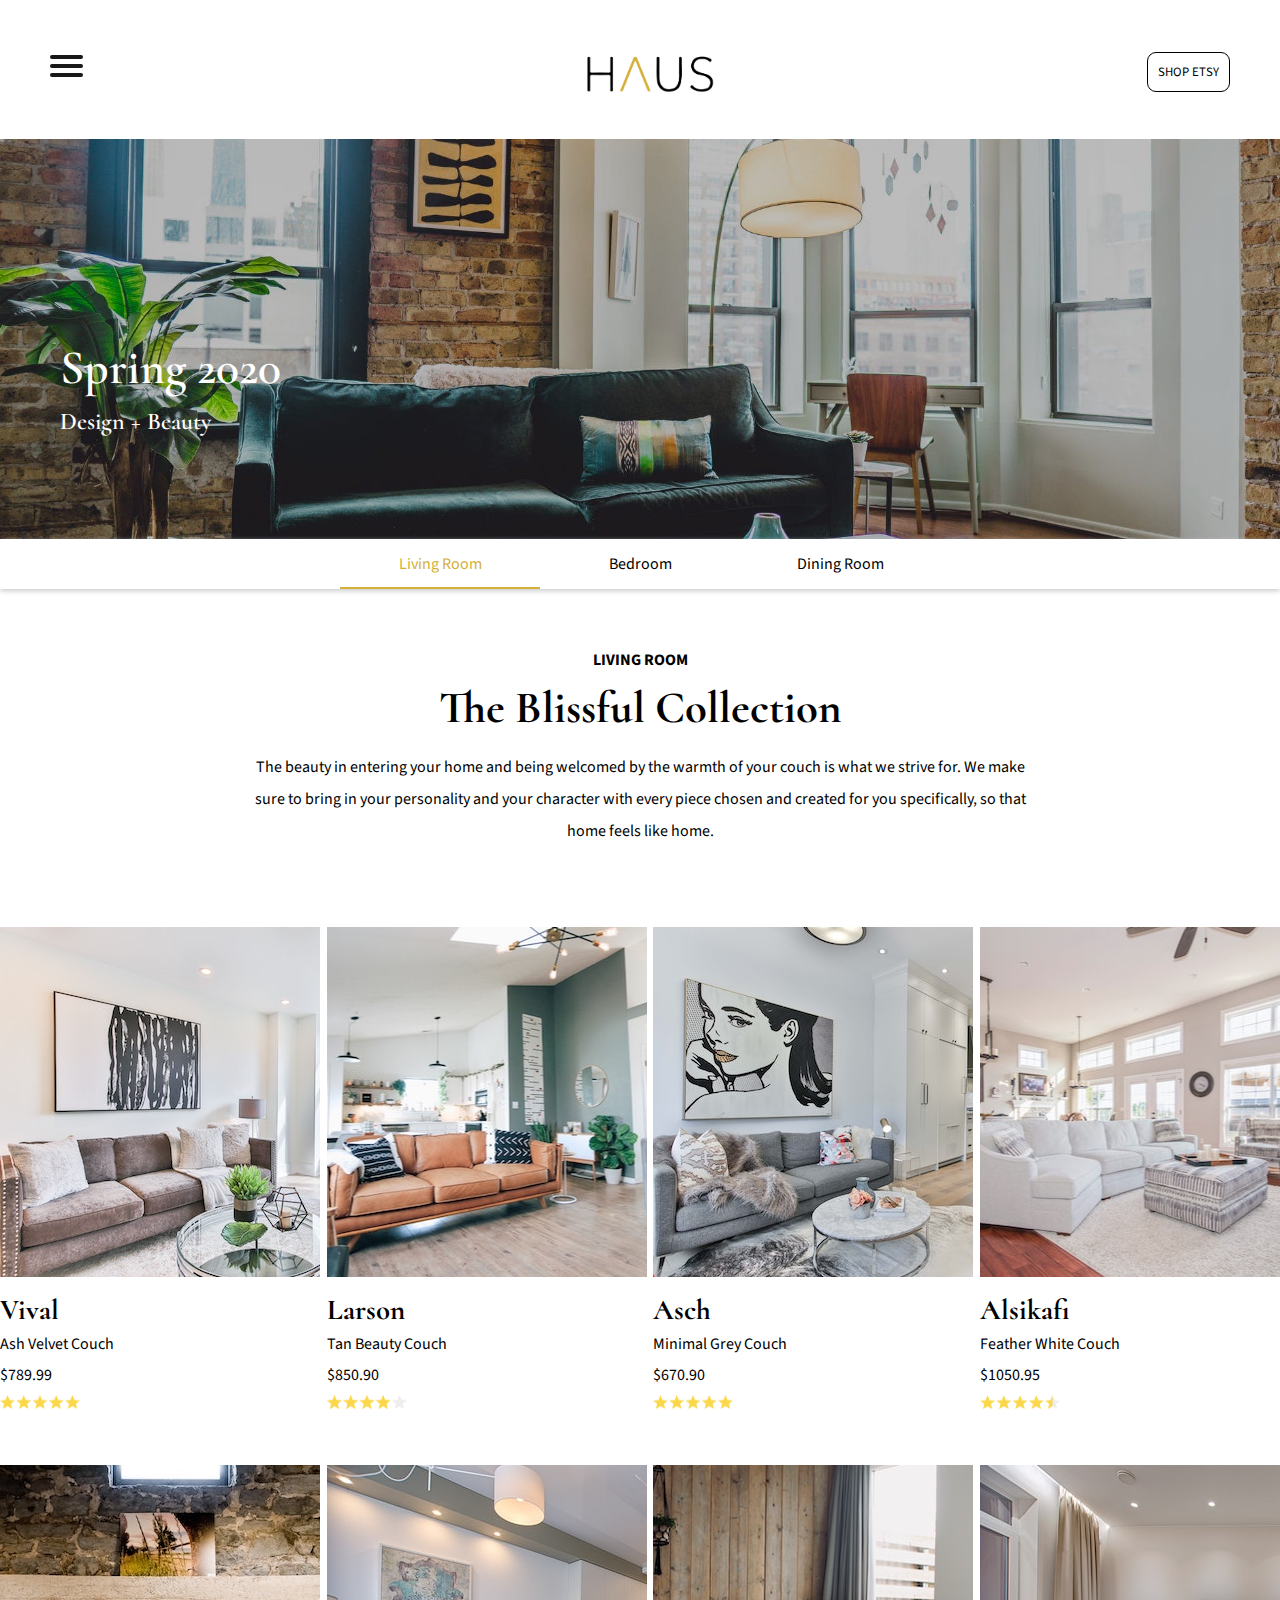
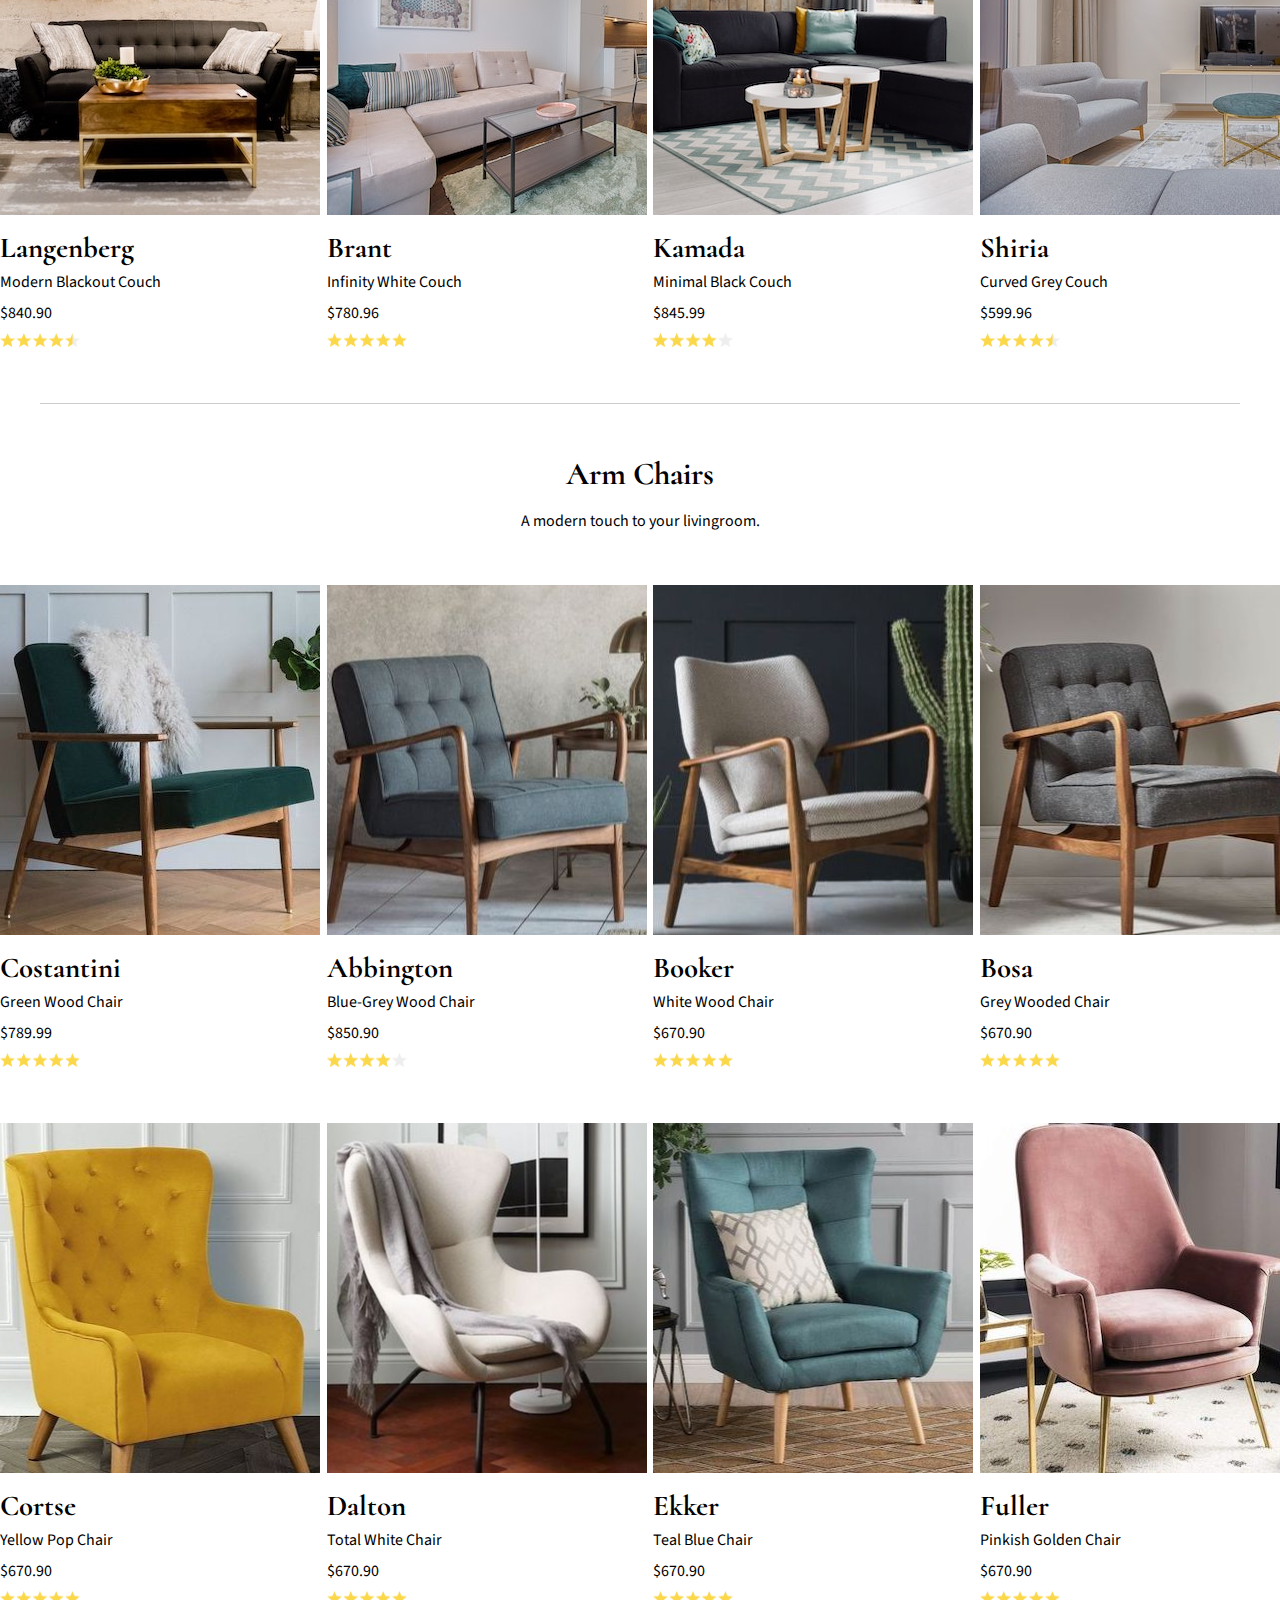
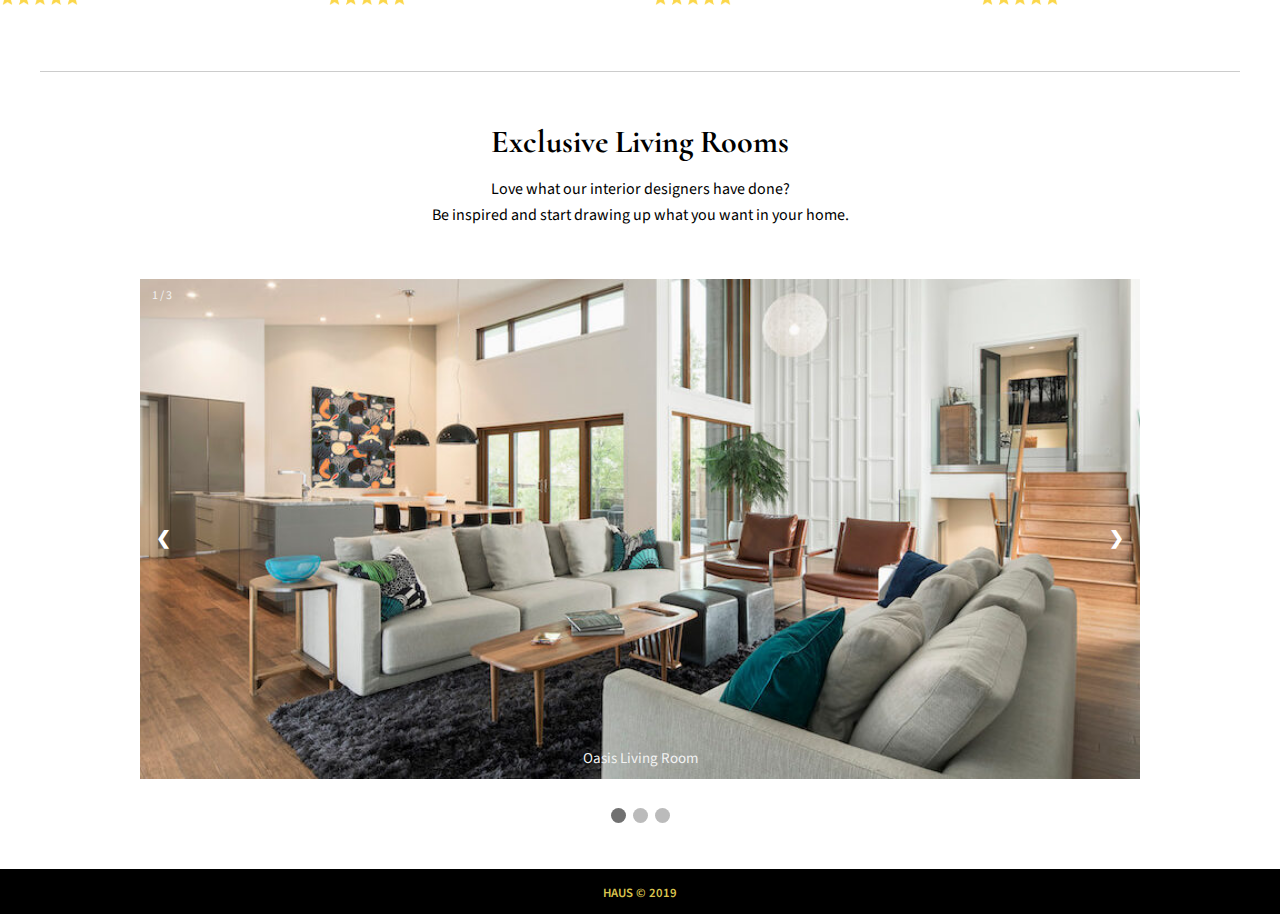
<file: product-livingroom.html>
<!DOCTYPE html> 
<html lang="en">
    <head>
        <title>Living Room</title>
        <link rel="stylesheet" type="text/css" href="styles.css">
        <link href="https://fonts.googleapis.com/css?family=Source+Sans+Pro&display=swap" rel="stylesheet">
        <link href="https://fonts.googleapis.com/css?family=Cormorant:700&display=swap" rel="stylesheet">
        <meta charset="utf-8">
        <meta name="keywords" content="HAUS, HTML5, CSS3, Web Publishing, ITP104, Interior Design, Custom Furniture">
        <meta name="description" content="We an interior design team with a passion for beautiful, handcrafted furniture.">

        <style>
            #menu {
                display: none;
            }
            
            /* Main styling */
            main {
                margin-top: 139px;
            }
            #main-image {
                background-image: url("images/green-about.jpeg");
                background-size: cover;
                background-position: center;
                height: 400px;
            }

            #main-image h1 {
                color: #fff;
                font-size: 3em;
                /* text-shadow: 0 0 3px #212121;  */
                font-weight: 600;
                text-align: left;
                margin: 0px 0px 10px 60px;
                padding-top: 200px;
            }
            #main-image h2 {
                color: #fff;
                font-weight: 600;
                text-align: left;
                margin: 0px 0px 10px 60px;
            }
            /* Styling for the products menu */
            #nav #active {
                color: #d4af37;
                border-bottom: 2px solid #d4af37;
            }
            #navbar {
                box-shadow: 0px 2px 5px #ccc;
                margin-bottom: 20px;
            }
            #nav {
                width: 600px;
                margin-left: auto;
                margin-right: auto;
            }
            #nav a {
                color: #000;
                text-decoration: none;
                width: 200px;
                height: 50px;
                line-height: 50px;
                display: block;
                float: left;
                text-align: center;
                border-bottom: 2px solid #fff;
            }
            #nav a:hover {
                color: #d4af37;
                border-bottom: 2px solid #d4af37;
            }
            /* INTRODUCTION of livingroom section */
            .intro {
                width: 800px;
                text-align: center;
                margin: 60px auto 80px auto;
            }

            .intro h2 {
                font-weight: 800;
                font-size: 2.8em;
                margin: 5px 0px 10px 0px;
            }
            .intro h4 {
                margin-bottom: 10px;
            }
            .intro p {
                line-height: 2em;
            }

            /* Styling for the first Section for the Gallery */
            #furniture-section {
                display: flex;
                width: 1300px;
                margin-left: auto;
                margin-right: auto;
                justify-content: space-between;
                margin-top: 50px;
                margin-bottom: 50px;
                flex-wrap: wrap;
            }

            .box1 {
                display: flex;
                flex-direction: column;
                width: 320px;
                margin-bottom: 50px;
            }

            .box1 .img-box1 {
                background-image: url("images/couch5.jpg");
                width: 320px;
                height: 350px;
                background-position: left;
            }

            .box1 .text-box1 h3 {
                margin: 15px 0px 5px 0px;
                font-size: 1.8em;
                font-weight: 800;
            }

            .box1 .text-box1 p {
                margin: 5px 0px 5px 0px;
            }

            .box1 .text-box1 .stars{ 
                width: 80px;
                height: auto;
            }

            .box2 {
                display: flex;
                flex-direction: column;
                width: 320px;
            }

            .box2  .img-box2 {
                background-image: url("images/couch2.jpg");
                width: 320px;
                height: 350px;
                background-position: center;
            }

            .box2 .text-box2 h3 {
                margin: 15px 0px 5px 0px;
                font-size: 1.8em;
                font-weight: 800;
            }

            .box2 .text-box2 p {
                margin: 5px 0px 5px 0px;
            }

            .box2 .text-box2 .stars {
                width: 80px;
                height: auto;
            }

            .box3 {
                display: flex;
                flex-direction: column;
                width: 320px;
            }

            .box3 .img-box3 {
                background-image: url("images/couch3.jpg");
                width: 320px;
                height: 350px;
                background-position: left;
            }
            .box3 .text-box3 h3 {
                margin: 15px 0px 5px 0px;
                font-size: 1.8em;
                font-weight: 800;
            }
            .box3 .text-box3 p {
                margin: 5px 0px 5px 0px;
            }

            .box3 .text-box3 .stars {
                width: 80px;
                height: auto;
            }

            .box4 {
                display: flex;
                flex-direction: column;
                width: 320px;
            }

            .box4 .img-box4 {
                background-image: url("images/couch6.jpg");
                width: 320px;
                height: 350px;
                background-position: center;
            }

            .box4 .text-box4 h3 {
                margin: 15px 0px 5px 0px;
                font-size: 1.8em;
                font-weight: 800;
            }
            
            .box4 .text-box4 p {
                margin: 5px 0px 5px 0px;
            }

            .box4 .text-box4 .stars {
                width: 80px;
                height: auto ;
            }

            .box5 {
                display: flex;
                flex-direction: column;
                width: 320px;
            }

            .box5 .img-box5 {
                background-image: url("images/couch1.jpg");
                width: 320px;
                height: 350px;
                background-position: center;
            }

            .box5 .text-box5 h3 {
                margin: 15px 0px 5px 0px;
                font-size: 1.8em;
                font-weight: 800;
            }
            
            .box5 .text-box5 p {
                margin: 5px 0px 5px 0px;
            }

            .box5 .text-box5 .stars {
                width: 80px;
                height: auto ;
            }

            .box6 {
                display: flex;
                flex-direction: column;
                width: 320px;
            }

            .box6 .img-box6 {
                background-image: url("images/couch7.jpg");
                width: 320px;
                height: 350px;
                background-position: left;
            }

            .box6 .text-box6 h3 {
                margin: 15px 0px 5px 0px;
                font-size: 1.8em;
                font-weight: 800;
            }
            
            .box6 .text-box6 p {
                margin: 5px 0px 5px 0px;
            }

            .box6 .text-box6 .stars {
                width: 80px;
                height: auto ;
            }

            .box7 {
                display: flex;
                flex-direction: column;
                width: 320px;
            }

            .box7 .img-box7 {
                background-image: url("images/couch4.jpg");
                width: 320px;
                height: 350px;
                background-position: center;
            }

            .box7 .text-box7 h3 {
                margin: 15px 0px 5px 0px;
                font-size: 1.8em;
                font-weight: 800;
            }
            
            .box7 .text-box7 p {
                margin: 5px 0px 5px 0px;
            }

            .box7 .text-box7 .stars {
                width: 80px;
                height: auto ;
            }

            .box8 {
                display: flex;
                flex-direction: column;
                width: 320px;
            }

            .box8 .img-box8 {
                background-image: url("images/couch8.jpg");
                width: 320px;
                height: 350px;
                background-position: left;
            }

            .box8 .text-box8 h3 {
                margin: 15px 0px 5px 0px;
                font-size: 1.8em;
                font-weight: 800;
            }
            
            .box8 .text-box8 p {
                margin: 5px 0px 5px 0px;
            }

            .box8 .text-box8 .stars {
                width: 80px;
                height: auto ;
            }

            .border {
                width: 1200px;
                border-bottom: 1px solid #ccc;
                margin: 10px auto 10px auto;

            }

            /* Styling for Info Chair Section */
            .info{
                width: 800px;
                text-align: center;
                margin: 50px auto 50px auto;
            }
            .info h3 {
                font-weight: 800;
                font-size: 2em;
                margin: 5px 0px 0px 0px;
            }

            /* Styling for Chairs section */
            #chairs {
                display: flex;
                width: 1300px;
                margin: 50px auto 0px auto;
                justify-content: space-between;
                flex-wrap: wrap;
            }

            .chair1 {
                display: flex;
                flex-direction: column;
                width: 320px;
                margin-bottom: 50px;
            }

            .chair1 .img-chair1 {
                background-image: url("images/chair4.jpg");
                width: 320px;
                height: 350px;
                background-position: center;
            }

            .chair1 .text-chair1 h3 {
                margin: 15px 0px 5px 0px;
                font-size: 1.8em;
                font-weight: 800;
            }

            .chair1 .text-chair1 p {
                margin: 5px 0px 5px 0px;
            }

            .chair1 .text-chair1 .stars{ 
                width: 80px;
                height: auto;
            }

            .chair2 {
                display: flex;
                flex-direction: column;
                width: 320px;
                margin-bottom: 50px;
            }

            .chair2 .img-chair2 {
                background-image: url("images/chair2.jpg");
                width: 320px;
                height: 350px;
                background-position: center;
            }
            .chair2 .text-chair2 h3 {
                margin: 15px 0px 5px 0px;
                font-size: 1.8em;
                font-weight: 800;
            }
            .chair2 .text-chair2 p {
                margin: 5px 0px 5px 0px;
            }
            .chair2 .text-chair2 .stars {
                width: 80px;
                height: auto;
            }
            .chair3 {
                display: flex;
                flex-direction: column;
                width: 320px;
                margin-bottom: 50px;
            }

            .chair3 .img-chair3 {
                background-image: url("images/chair6.jpg");
                width: 320px;
                height: 350px;
                background-position: center;
            }
            .chair3 .text-chair3 h3 {
                margin: 15px 0px 5px 0px;
                font-size: 1.8em;
                font-weight: 800;
            }
            .chair3 .text-chair3 p {
                margin: 5px 0px 5px 0px;
            }
            .chair3 .text-chair3 .stars {
                width: 80px;
                height: auto;
            }
            .chair4 {
                display: flex;
                flex-direction: column;
                width: 320px;
                margin-bottom: 50px;
            }

            .chair4 .img-chair4 {
                background-image: url("images/chair3.jpg");
                width: 320px;
                height: 350px;
                background-position: center;
            }
            .chair4 .text-chair4 h3 {
                margin: 15px 0px 5px 0px;
                font-size: 1.8em;
                font-weight: 800;
            }
            .chair4 .text-chair4 p {
                margin: 5px 0px 5px 0px;
            }
            .chair4 .text-chair4 .stars {
                width: 80px;
                height: auto;
            }
            .chair5 {
                display: flex;
                flex-direction: column;
                width: 320px;
                margin-bottom: 50px;
            }

            .chair5 .img-chair5 {
                background-image: url("images/chair7.jpg");
                width: 320px;
                height: 350px;
                background-position: center;
            }
            .chair5 .text-chair5 h3 {
                margin: 15px 0px 5px 0px;
                font-size: 1.8em;
                font-weight: 800;
            }
            .chair5 .text-chair5 p {
                margin: 5px 0px 5px 0px;
            }
            .chair5 .text-chair5 .stars {
                width: 80px;
                height: auto;
            }
            .chair6 {
                display: flex;
                flex-direction: column;
                width: 320px;
                margin-bottom: 50px;
            }

            .chair6 .img-chair6 {
                background-image: url("images/chair8.jpg");
                width: 320px;
                height: 350px;
                background-position: center;
            }
            .chair6 .text-chair6 h3 {
                margin: 15px 0px 5px 0px;
                font-size: 1.8em;
                font-weight: 800;
            }
            .chair6 .text-chair6 p {
                margin: 5px 0px 5px 0px;
            }
            .chair6 .text-chair6 .stars {
                width: 80px;
                height: auto;
            }
            .chair7 {
                display: flex;
                flex-direction: column;
                width: 320px;
                margin-bottom: 50px;
            }

            .chair7 .img-chair7 {
                background-image: url("images/chair9.jpg");
                width: 320px;
                height: 350px;
                background-position: bottom;
            }
            .chair7 .text-chair7 h3 {
                margin: 15px 0px 5px 0px;
                font-size: 1.8em;
                font-weight: 800;
            }
            .chair7 .text-chair7 p {
                margin: 5px 0px 5px 0px;
            }
            .chair7 .text-chair7 .stars {
                width: 80px;
                height: auto;
            }
            .chair8 {
                display: flex;
                flex-direction: column;
                width: 320px;
                margin-bottom: 50px;
            }

            .chair8 .img-chair8 {
                background-image: url("images/chair10.jpg");
                width: 320px;
                height: 350px;
                background-position: center;
            }
            .chair8 .text-chair8 h3 {
                margin: 15px 0px 5px 0px;
                font-size: 1.8em;
                font-weight: 800;
            }
            .chair8 .text-chair8 p {
                margin: 5px 0px 5px 0px;
            }
            .chair8 .text-chair8 .stars {
                width: 80px;
                height: auto;
            }

            /* Styling for Chairs section */
            #rooms {
                display: flex;
                width: 1300px;
                margin: 50px auto 50px auto;
                justify-content: space-between;
                flex-wrap: wrap;
            }

            .room1 {
                display: flex;
                flex-direction: column;
                width: 630px;
                margin-bottom: 50px;
            }

            .room1 .img-room1 {
                background-image: url("images/livingroom1.jpeg");
                width: 630px;
                height: 350px;
                background-position: center;
            }
            .room1 .text-room1 h3{
                margin: 15px 0px 15px;
                font-size: 1.8em;
                font-weight: 800;
                text-align: center;
            }

            .room1 .text-room1 p {
                margin: 5px 0px 5px 0px;
                text-align: center;
            }

            .room2 {
                display: flex;
                flex-direction: column;
                width: 630px;
                margin-bottom: 50px;
            }

            .room2 .img-room2 {
                background-image: url("images/livingroom2.jpeg");
                width: 630px;
                height: 350px;
                background-position: center;
            }
            .room2 .text-room2 h3{
                margin: 15px 0px 15px;
                font-size: 1.8em;
                font-weight: 800;
                text-align: center;
            }
            .room2 .text-room2 p {
                margin: 5px 0px 5px 0px;
                text-align: center;
            }


        </style>
    </head> 

    <body>
        <header>
            <nav> 
                <div id="menuToggle">
                    <input type="checkbox" />
                    <span></span>
                    <span></span>
                    <span></span>

                    <ul id="menu">
                        <li><a href="index.html">Home</a></li>
                        <li><a href="product-livingroom.html">Products</a></li>
                        <li><a href="about.html">About</a></li>
                        <li><a href="contact.html">Contact</a></li>
                    </ul>
                </div>
            </nav>

            <div class="logo">
                <a href="index.html"><img src="images/itp-logo.png" alt="logo"></a>
            </div>

            <div class="etsy">
                <a class="etsy-btn" target="_blank" href="https://www.etsy.com/shop/ArtisanBornCreations?ref=simple-shop-header-name&listing_id=693794367&ga_search_query=modern%20furniture">SHOP ETSY</a>
            </div>
        </header>

        <main>
            <div id="main-image">
                    <h1>Spring 2020</h1>
                    <h2>Design + Beauty</h2>
            </div>
        </main>

        <div id="navbar">
            <div id="nav">
                <a id="active" href="product-livingroom.html">Living Room</a>
                <a href="product-bedroom.html">Bedroom</a>
                <a href="product-diningroom.html">Dining Room</a>

                <div class="clearfloat"></div>
            </div>
        </div>

        <!-- INTRODUCTION Section for product -->
        <div class="intro"> 
                <h4>LIVING ROOM</h4>
                <h2>The Blissful Collection</h2>
                <p>The beauty in entering your home and being welcomed by the warmth of your couch is what we strive for. We make sure to bring in your personality and your character with every piece chosen and created for you specifically, so that home feels like home. </p>
        </div>

        <!--First Section for the Gallery -->
        <div id="furniture-section">
            <div class="box1">
                <div class="img-box1"></div>
                <div class="text-box1">
                    <h3>Vival</h3>
                    <p>Ash Velvet Couch</p>
                    <p>$789.99</p>
                    <img class="stars" src="images/five.png" alt="five out of five golden stars">
                </div>
            </div>

            <div class="box2">
                <div class="img-box2"></div>
                <div class="text-box2">
                    <h3>Larson</h3>
                    <p>Tan Beauty Couch</p>
                    <p>$850.90</p>
                    <img class="stars" src="images/four.png" alt="five out of five golden stars">
                </div>
            </div>

            <div class="box3">
                <div class="img-box3"></div>
                <div class="text-box3">
                    <h3>Asch</h3>
                    <p>Minimal Grey Couch</p>
                    <p>$670.90</p>
                    <img class="stars" src="images/five.png" alt="five out of five golden stars">
                </div>
            </div>

            <div class="box4">
                <div class="img-box4"></div>
                <div class="text-box4">
                    <h3>Alsikafi</h3>
                    <p>Feather White Couch</p>
                    <p>$1050.95</p>
                    <img class="stars" src="images/fourandhalf.png" alt="five out of five golden stars">
                </div>
            </div>

            <div class="box5">
                <div class="img-box5"></div>
                <div class="text-box5">
                    <h3>Langenberg</h3>
                    <p>Modern Blackout Couch</p>
                    <p>$840.90</p>
                    <img class="stars" src="images/fourandhalf.png" alt="five out of five golden stars">
                </div>
            </div>

            <div class="box6">
                <div class="img-box6"></div>
                <div class="text-box6">
                    <h3>Brant</h3>
                    <p>Infinity White Couch</p>
                    <p>$780.96</p>
                    <img class="stars" src="images/five.png" alt="five out of five golden stars">
                </div>
            </div>

            <div class="box7">
                <div class="img-box7"></div>
                <div class="text-box7">
                    <h3>Kamada</h3>
                    <p>Minimal Black Couch</p>
                    <p>$845.99</p>
                    <img class="stars" src="images/four.png" alt="five out of five golden stars">
                </div>
            </div>

            <div class="box8">
                <div class="img-box8"></div>
                <div class="text-box8">
                    <h3>Shiria</h3>
                    <p>Curved Grey Couch</p>
                    <p>$599.96</p>
                    <img class="stars" src="images/fourandhalf.png" alt="five out of five golden stars">
                </div>
            </div>

        </div>

        <div class="border"></div>

        <!-- Information section-->
        <div class="info"> 
                <h3>Arm Chairs</h3>
                <p>A modern touch to your livingroom.</p>
        </div>

        <div id="chairs">
            <div class="chair1">
                <div class="img-chair1"></div>
                <div class="text-chair1">
                    <h3>Costantini</h3>
                    <p>Green Wood Chair</p>
                    <p>$789.99</p>
                    <img class="stars" src="images/five.png" alt="five out of five golden stars">
                </div>
            </div>
    
            <div class="chair2">
                <div class="img-chair2"></div>
                <div class="text-chair2">
                    <h3>Abbington</h3>
                    <p>Blue-Grey Wood Chair</p>
                    <p>$850.90</p>
                    <img class="stars" src="images/four.png" alt="five out of five golden stars">
                </div>
            </div>

            <div class="chair3">
                <div class="img-chair3"></div>
                <div class="text-chair3">
                    <h3>Booker</h3>
                    <p>White Wood Chair</p>
                    <p>$670.90</p>
                    <img class="stars" src="images/five.png" alt="five out of five golden stars">
                </div>
            </div>

            <div class="chair4">
                <div class="img-chair4"></div>
                <div class="text-chair4">
                    <h3>Bosa</h3>
                    <p>Grey Wooded Chair</p>
                    <p>$670.90</p>
                    <img class="stars" src="images/five.png" alt="five out of five golden stars">
                </div>
            </div>
            <div class="chair5">
                <div class="img-chair5"></div>
                <div class="text-chair5">
                    <h3>Cortse</h3>
                    <p>Yellow Pop Chair</p>
                    <p>$670.90</p>
                    <img class="stars" src="images/five.png" alt="five out of five golden stars">
                </div>
            </div>
            <div class="chair6">
                <div class="img-chair6"></div>
                <div class="text-chair6">
                    <h3>Dalton</h3>
                    <p>Total White Chair</p>
                    <p>$670.90</p>
                    <img class="stars" src="images/five.png" alt="five out of five golden stars">
                </div>
            </div>
            <div class="chair7">
                <div class="img-chair7"></div>
                <div class="text-chair7">
                    <h3>Ekker</h3>
                    <p>Teal Blue Chair</p>
                    <p>$670.90</p>
                    <img class="stars" src="images/five.png" alt="five out of five golden stars">
                </div>
            </div>
            <div class="chair8">
                <div class="img-chair8"></div>
                <div class="text-chair8">
                    <h3>Fuller</h3>
                    <p>Pinkish Golden Chair</p>
                    <p>$670.90</p>
                    <img class="stars" src="images/five.png" alt="five out of five golden stars">
                </div>
            </div>
        </div>

        <!-- Styling Exclusive Rooms -->
        <div class="border"></div>

        <div class="info"> 
                <h3>Exclusive Living Rooms</h3>
                <p>Love what our interior designers have done? <br> Be inspired and start drawing up what you want in your home.</p>
        </div>

        <!-- Slideshow container -->
        <div class="slideshow-container">

            <!-- Full-width images with number and caption text -->
            <div class="mySlides fade">
            <div class="numbertext">1 / 3</div>
            <img src="images/1livingroom.jpg" alt="Large cozy livingroom" style="width:100%">
            <div class="text">Oasis Living Room</div>
            </div>
        
            <div class="mySlides fade">
            <div class="numbertext">2 / 3</div>
            <img src="images/2livingroom.jpg" alt="Livingroom with a chimney and leather couch" style="width:100%">
            <div class="text">Your Haven</div>
            </div>
        
            <div class="mySlides fade">
            <div class="numbertext">3 / 3</div>
            <img src="images/3livingroom.jpg" alt="Cozy livingroom with a wide window" style="width:100%">
            <div class="text">The Garden Room</div>
            </div>
        
            <!-- Next and previous buttons -->
            <a class="prev" onclick="plusSlides(-1)">&#10094;</a>
            <a class="next" onclick="plusSlides(1)">&#10095;</a>
        </div>
            <br>
            
            <!-- The dots/circles -->
            <div style="text-align:center">
                <span class="dot" onclick="currentSlide(1)"></span>
                <span class="dot" onclick="currentSlide(2)"></span>
                <span class="dot" onclick="currentSlide(3)"></span>
            </div>
    
    
        <footer>
            <p>HAUS &copy; 2019</p>
        </footer>

        <script>
            var slideIndex = 1;
            showSlides(slideIndex);
    
            // Next/previous controls
            function plusSlides(n) {
            showSlides(slideIndex += n);
            }
    
            // Thumbnail image controls
            function currentSlide(n) {
            showSlides(slideIndex = n);
            }
    
            function showSlides(n) {
            var i;
            var slides = document.getElementsByClassName("mySlides");
            var dots = document.getElementsByClassName("dot");
            if (n > slides.length) {slideIndex = 1}
            if (n < 1) {slideIndex = slides.length}
            for (i = 0; i < slides.length; i++) {
                slides[i].style.display = "none";
            }
            for (i = 0; i < dots.length; i++) {
                dots[i].className = dots[i].className.replace(" active", "");
            }
            slides[slideIndex-1].style.display = "block";
            dots[slideIndex-1].className += " active";
            }
        </script>
    </body>


</html>
</file>
<file: styles.css>
body {
    font-family: 'Source Sans Pro', sans-serif;
    margin: 0;
    padding: 0;
}
h1, h2, h3 {
    font-family: 'Cormorant', serif;
}

p {
    line-height: 1.6;
}

.clearfloat {
    clear: both;
}

/* Styling for header */
#find {
    padding-top: 200px;
}
.logo img {
    height: 50px;
    width: auto;
    margin: 50px 0 0 120px;

}

.etsy {
    margin-top: 60px;
    margin-right: 50px;
}
a.etsy-btn{
    background: none;
    border: 1.2px solid #000;
    border-radius: 9px;
    text-decoration: none;
    color: #000;
    padding: 10px;
    font-size: .8em;
}

a.etsy-btn:visited {
    text-decoration: none;
    color: #000;
}

a.etsy-btn:hover {
    color: #d4af37;
}

header {
    display: flex;
    justify-content: space-between;
    background: #ffffff;
    padding-bottom: 30px;
    position: fixed;
    top: 0;
    width: 100%;
    z-index: 1;
}

/* Styling for menu */

li > a {
    text-decoration: none ;
    color: #fff;
    transition: color 0.3s ease;
}

li > a:hover {
    color: #d4af37;
}


#menuToggle {
    display: block;
    position: relative;
    top: 50px;
    left: 50px;
    z-index: 1; 
    -webkit-user-select: none;
    user-select: none;
}

#menuToggle input {
    display: block;
    width: 40px;
    height: 32px;
    position: absolute;
    top: -7px;
    left: -5px;

    cursor: pointer;
    opacity: 0;
    z-index: 2;
    -webkit-touch-callout: none;
}
#menuToggle ul {
    height: 800px;
}

#menuToggle li {
    margin-top: 10px;
}

#menuToggle span {
    display: block;
    width: 33px;
    height: 4px;
    margin-top: 5px;
    position: relative;

    background: #181818;
    border-radius: 3px;

    z-index: 1;

    transform-origin: 4px 0px;

    transition: transform 0.5s cubic-bezier(0.77,0.2,0.05,1.0), 
                background 0.5s cubic-bezier(0.77,0.2,0.05,1.0),
                opacity 0.55s ease;

}

#menuToggle span:first-child {
    transform-origin: 0% 0%;
}

#menuToggle span:nth-last-child(2) {
    transform-origin: 0% 100%;
}


/* Crossmark Time */
#menuToggle input:checked ~ span {
    opacity: 1;
    transform: rotate(45deg) translate(-2px, -1px);
}

#menuToggle input:checked ~ span:nth-last-child(3) {
    opacity: 0;
    transform: rotate(0deg) scale(0.2, 0.2);
    /* Shouldnt I be calling out the 2nd span instead of the 3rd? */
}

#menuToggle input:checked ~ span:nth-last-child(2) {
    transform: rotate(-45deg) translate(0, -1px);
}

/* Making it absolute position at top of the screen */
#menu {
    display: block !important; 
    position: absolute;
    width: 300px;
    margin: -100px 0 0 -50px;
    padding: 50px;
    padding-top: 125px;
    background: #434343d4;
    list-style-type: none;

    -webkit-font-smoothing: antialiased;
    /* Stop safari flickering */

    transform-origin: 0% 0%;
    transform: translate(-100%, 0);

    transition: transform 0.5s cubic-bezier(0.77,0.2,0.05,1.0);

}

#menu li {
    padding: 10px 0;
    font-size: 22px;
}

#menuToggle input:checked ~ ul {
    transform: none;
}


/* Styles for the footer */
footer {
    background-color: #000;
    color: #DBC54E;
    text-align: center;
    height: 45px;
    line-height: 45px;
    padding-top: 2px;
    font-size: .8em;
    font-weight:600;
    margin-top: 40px;
}

/* SLIDER Stylingggggggg */

* {box-sizing:border-box}

/* Slideshow container */
.slideshow-container {
max-width: 1000px;
position: relative;
margin: auto;
}

/* Hide the images by default */
.mySlides {
display: none;
}

/* Next & previous buttons */
.prev, .next {
cursor: pointer;
position: absolute;
top: 50%;
width: auto;
margin-top: -22px;
padding: 16px;
color: white;
font-weight: bold;
font-size: 18px;
transition: 0.6s ease;
border-radius: 0 3px 3px 0;
user-select: none;
}

/* Position the "next button" to the right */
.next {
right: 0;
border-radius: 3px 0 0 3px;
}

/* On hover, add a black background color with a little bit see-through */
.prev:hover, .next:hover {
background-color: rgba(0,0,0,0.8);
}

/* Caption text */
.text {
color: #f2f2f2;
font-size: 15px;
padding: 8px 12px;
position: absolute;
bottom: 8px;
width: 100%;
text-align: center;
}

/* Number text (1/3 etc) */
.numbertext {
color: #f2f2f2;
font-size: 12px;
padding: 8px 12px;
position: absolute;
top: 0;
}

/* The dots/bullets/indicators */
.dot {
cursor: pointer;
height: 15px;
width: 15px;
margin: 0 2px;
background-color: #bbb;
border-radius: 50%;
display: inline-block;
transition: background-color 0.6s ease;
}

.active, .dot:hover {
background-color: #717171;
}

/* Fading animation */
.fade {
-webkit-animation-name: fade;
-webkit-animation-duration: 1.5s;
animation-name: fade;
animation-duration: 1.5s;
}

@-webkit-keyframes fade {
from {opacity: .4}
to {opacity: 1}
}

@keyframes fade {
from {opacity: .4}
to {opacity: 1}
}
</file>
